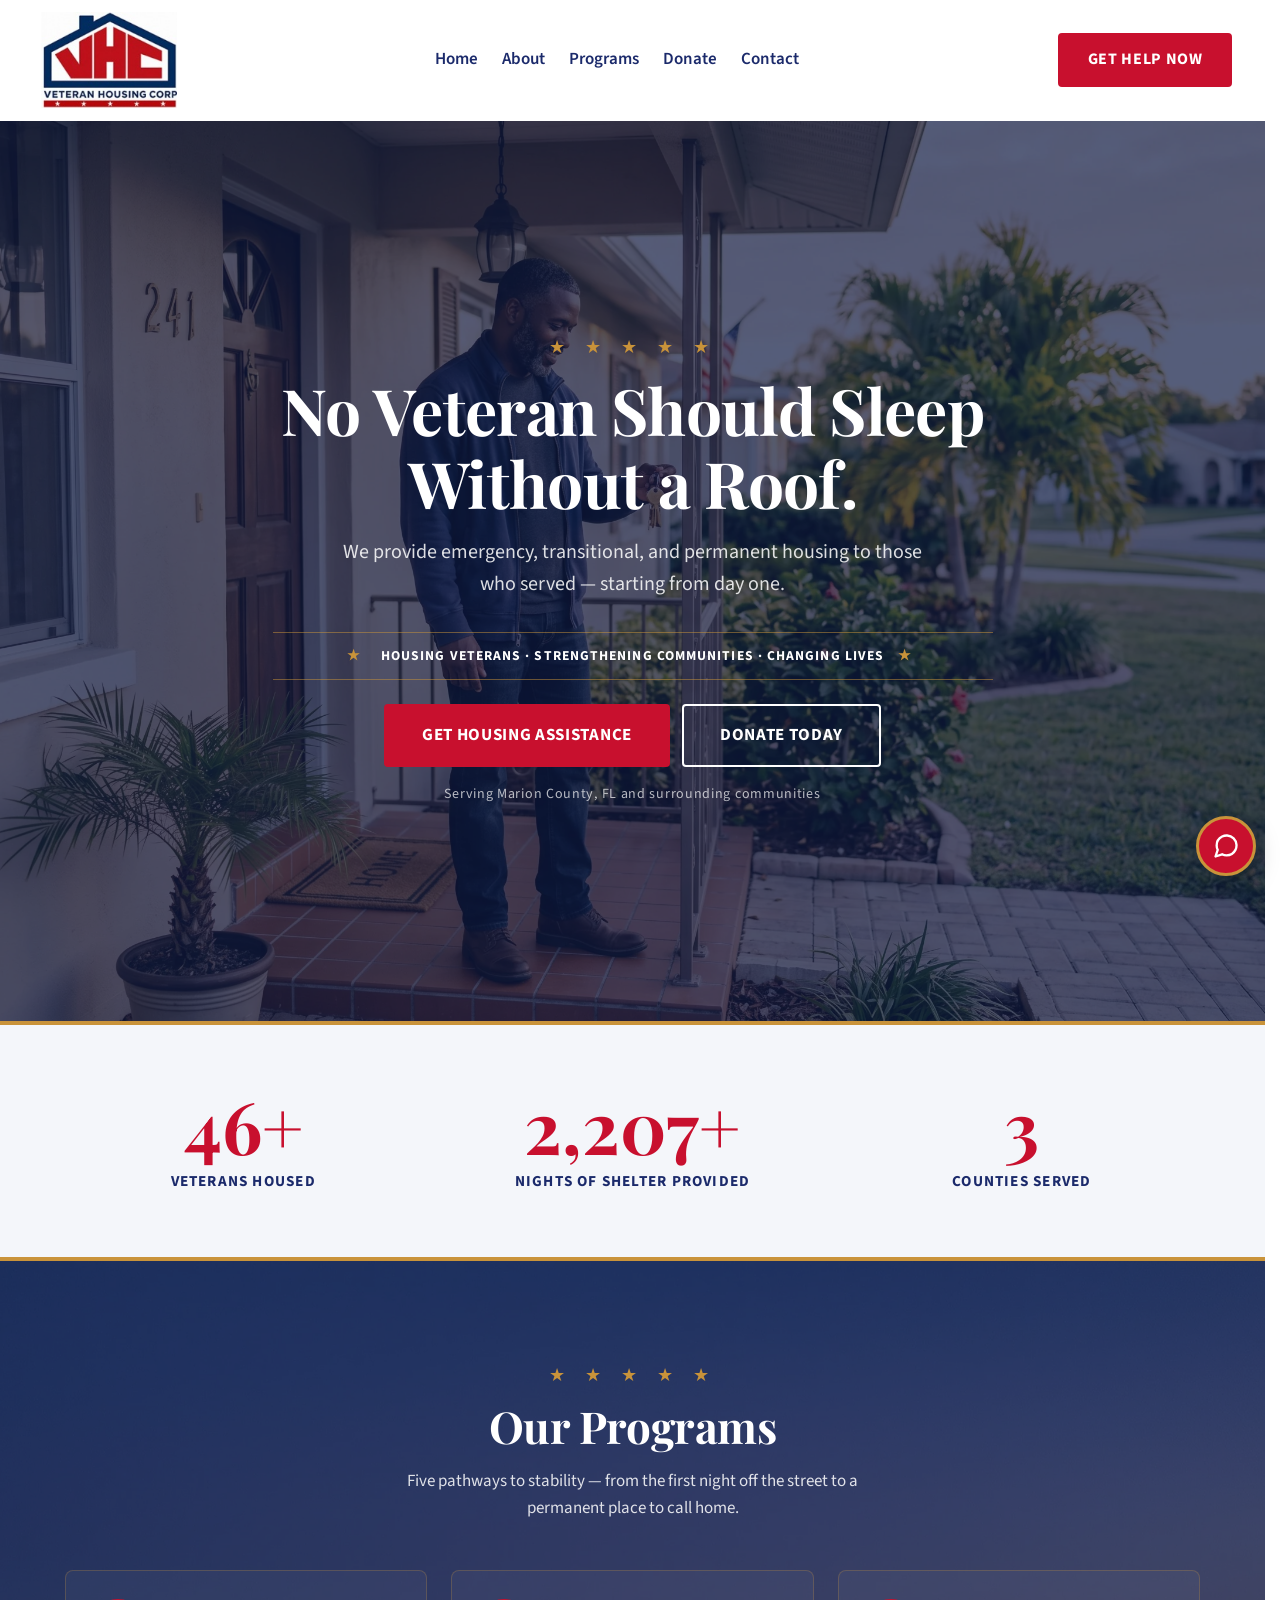
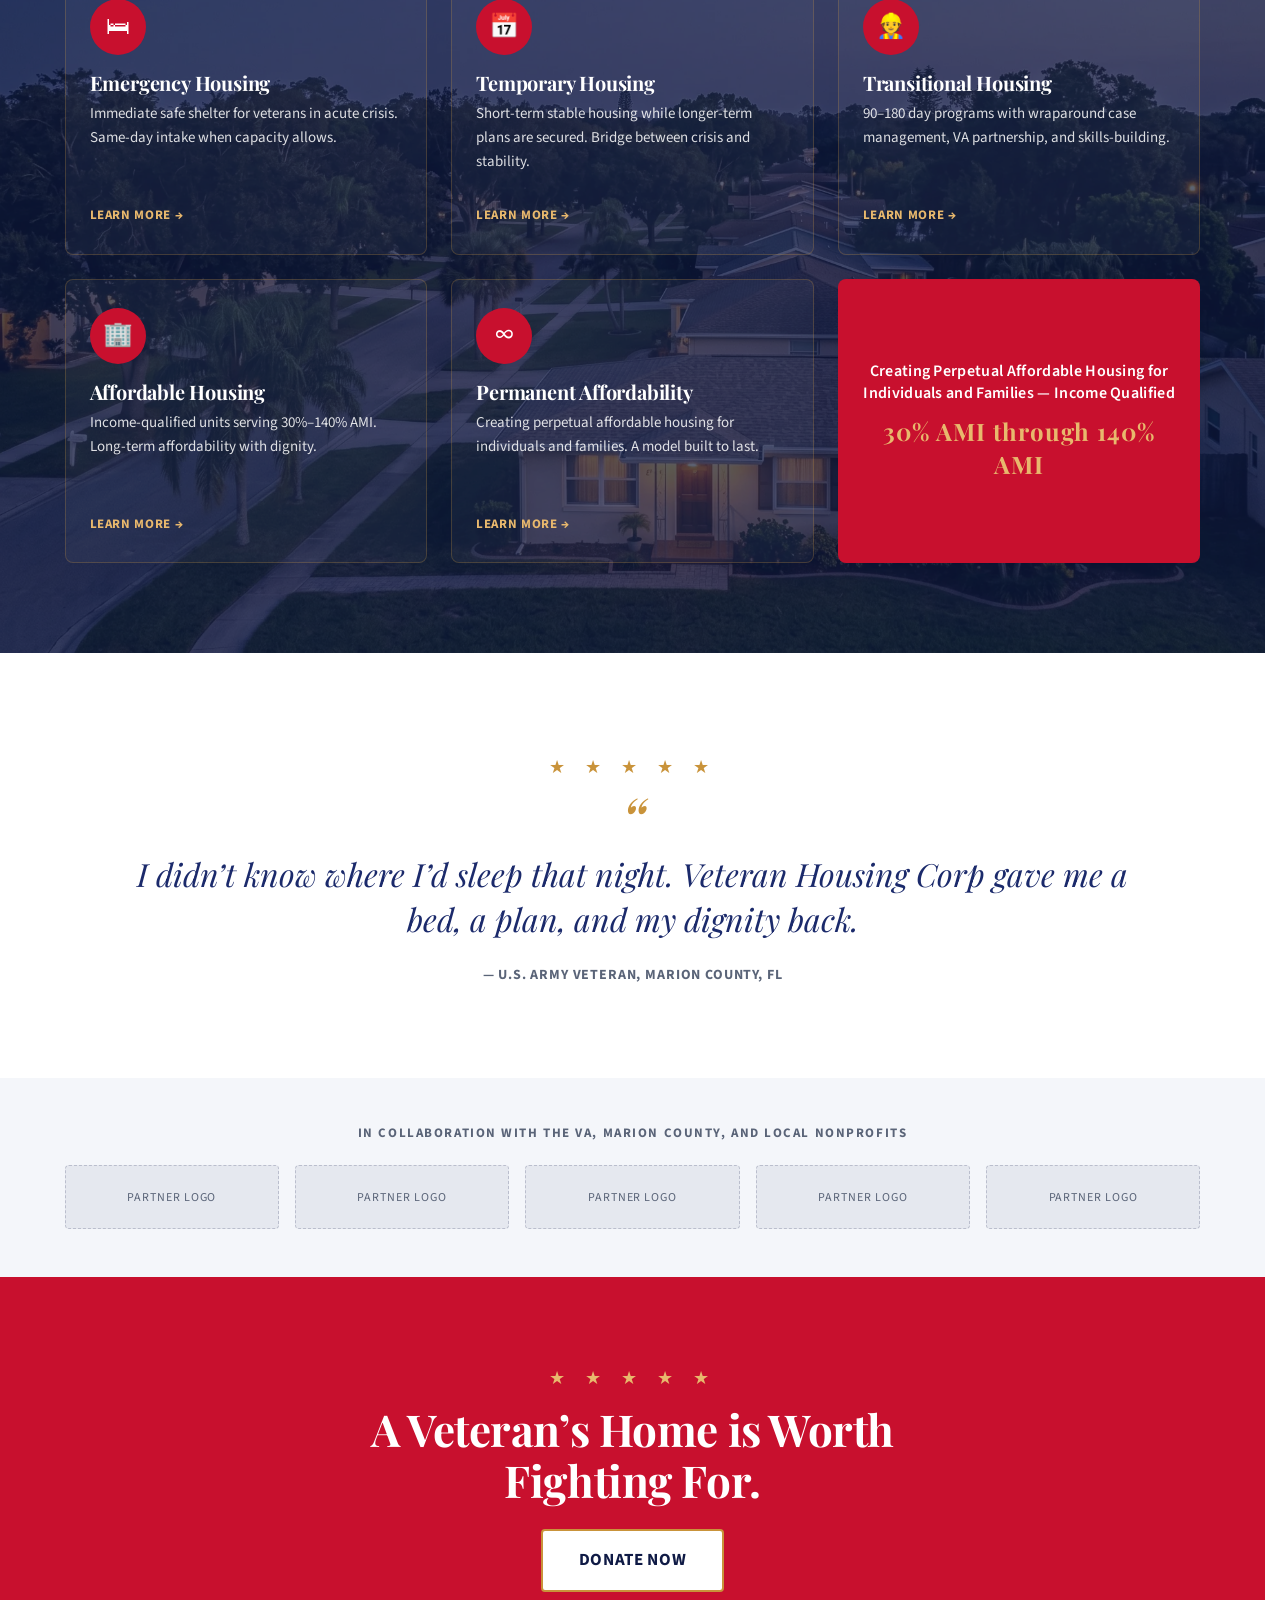
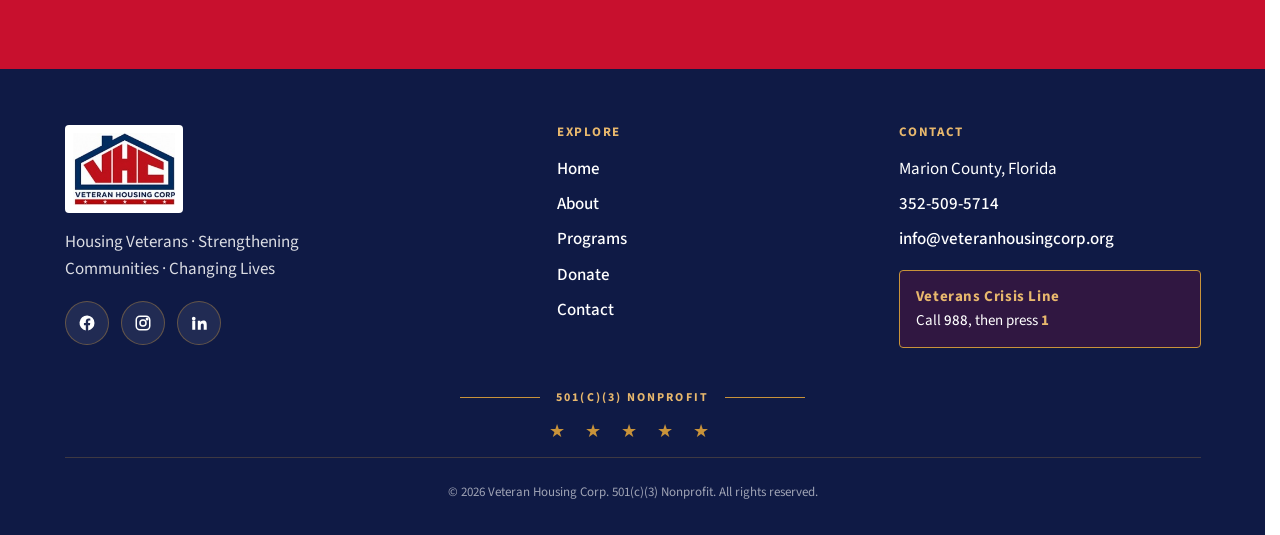
<file: index.html>
<!doctype html>
<html lang="en">
<head>
  <meta charset="utf-8">
  <meta name="viewport" content="width=device-width, initial-scale=1">
  <title>Veteran Housing Corp — Housing Veterans. Strengthening Communities. Changing Lives.</title>
  <meta name="description" content="Veteran Housing Corp provides emergency, transitional, and permanent housing to veterans in Marion County, Florida. A 501(c)(3) nonprofit serving those who served.">
  <meta name="theme-color" content="#0F1A45">

  <link rel="icon" href="/assets/vhc-logo.jpg">
  <link rel="preconnect" href="https://fonts.googleapis.com">
  <link rel="preconnect" href="https://fonts.gstatic.com" crossorigin>
  <link rel="stylesheet" href="https://fonts.googleapis.com/css2?family=Playfair+Display:wght@600;700&family=Source+Sans+3:wght@400;600;700;800&display=swap">
  <link rel="stylesheet" href="/css/styles.css">

  <meta property="og:title" content="Veteran Housing Corp — Housing Veterans. Strengthening Communities. Changing Lives.">
  <meta property="og:description" content="No Veteran Should Sleep Without a Roof. Emergency, transitional, and permanent housing for veterans in Marion County, FL.">
  <meta property="og:type" content="website">
  <meta property="og:image" content="/assets/og-image.jpg">
  <meta property="og:image:width" content="1200">
  <meta property="og:image:height" content="630">
  <meta property="og:image:alt" content="Veteran Housing Corp — No Veteran Should Sleep Without a Roof. 501(c)(3), Marion County, FL.">
  <meta name="twitter:card" content="summary_large_image">
  <meta name="twitter:title" content="Veteran Housing Corp">
  <meta name="twitter:description" content="No Veteran Should Sleep Without a Roof. Emergency, transitional, and permanent housing for veterans in Marion County, FL.">
  <meta name="twitter:image" content="/assets/og-image.jpg">
</head>
<body>

  <a class="skip-link" href="#main">Skip to content</a>

  <!-- BEGIN SHARED HEADER -->
  <header class="site-header" role="banner">
    <div class="container site-header__inner">
      <a class="brand" href="/" aria-label="Veteran Housing Corp home">
        <img src="/assets/vhc-logo-1.jpg" alt="Veteran Housing Corp logo" width="185" height="130">
      </a>
      <nav class="nav-primary" aria-label="Primary">
        <ul>
          <li><a href="/" data-nav="/">Home</a></li>
          <li><a href="/about" data-nav="/about">About</a></li>
          <li><a href="/programs" data-nav="/programs">Programs</a></li>
          <li><a href="/donate" data-nav="/donate">Donate</a></li>
          <li><a href="/contact" data-nav="/contact">Contact</a></li>
        </ul>
      </nav>
      <a class="btn btn-red header-cta" href="/contact">Get Help Now</a>
      <button class="hamburger" type="button" aria-expanded="false" aria-controls="mobile-menu" aria-label="Open menu">
        <svg class="icon-open" viewBox="0 0 24 24" fill="none" stroke="currentColor" stroke-width="2.5" stroke-linecap="round" aria-hidden="true"><line x1="4" y1="6" x2="20" y2="6"/><line x1="4" y1="12" x2="20" y2="12"/><line x1="4" y1="18" x2="20" y2="18"/></svg>
        <svg class="icon-close" viewBox="0 0 24 24" fill="none" stroke="currentColor" stroke-width="2.5" stroke-linecap="round" aria-hidden="true"><line x1="6" y1="6" x2="18" y2="18"/><line x1="6" y1="18" x2="18" y2="6"/></svg>
      </button>
    </div>
    <div class="mobile-menu" id="mobile-menu">
      <div class="container">
        <ul>
          <li><a href="/" data-nav="/">Home</a></li>
          <li><a href="/about" data-nav="/about">About</a></li>
          <li><a href="/programs" data-nav="/programs">Programs</a></li>
          <li><a href="/donate" data-nav="/donate">Donate</a></li>
          <li><a href="/contact" data-nav="/contact">Contact</a></li>
        </ul>
      </div>
    </div>
  </header>
  <a class="mobile-help-bar" href="/contact" aria-label="Get help now">Get Help Now →</a>
  <!-- END SHARED HEADER -->

  <main id="main">

    <!-- HERO -->
    <section class="hero hero--with-bg">
      <picture class="hero__bg">
        <img src="/assets/hero-home.webp" alt="Veteran receiving keys to a new home in Marion County, Florida" width="2752" height="1536" fetchpriority="high" decoding="sync">
      </picture>
      <div class="hero__overlay hero__overlay--navy-70" aria-hidden="true"></div>
      <div class="container hero__inner">
        <div class="star-divider fade-up delay-1" aria-hidden="true">★ ★ ★ ★ ★</div>
        <h1 class="fade-up delay-2">No Veteran Should Sleep Without a Roof.</h1>
        <p class="hero__sub fade-up delay-3">We provide emergency, transitional, and permanent housing to those who served — starting from day one.</p>
        <div class="tagline-strip fade-up delay-4">
          <span class="stars" aria-hidden="true">★</span>
          <span>Housing Veterans · Strengthening Communities · Changing Lives</span>
          <span class="stars" aria-hidden="true">★</span>
        </div>
        <div class="hero__ctas fade-up delay-5">
          <a class="btn btn-red btn-large" href="/contact">Get Housing Assistance</a>
          <a class="btn btn-outline-light btn-large" href="/donate">Donate Today</a>
        </div>
        <p class="hero__geo fade-up delay-5">Serving Marion County, FL and surrounding communities</p>
      </div>
    </section>

    <!-- IMPACT STATS -->
    <section class="impact-stats" aria-labelledby="impact-heading">
      <h2 id="impact-heading" class="sr-only">Our impact</h2>
      <div class="container impact-stats__grid">
        <div>
          <span class="stat__number" data-target="50" data-suffix="+">0</span>
          <span class="stat__label">Veterans Housed</span>
        </div>
        <div>
          <span class="stat__number" data-target="2400" data-suffix="+">0</span>
          <span class="stat__label">Nights of Shelter Provided</span>
        </div>
        <div>
          <span class="stat__number" data-target="3" data-suffix="">0</span>
          <span class="stat__label">Counties Served</span>
        </div>
      </div>
    </section>

    <!-- SERVICES -->
    <section class="services section section-with-bg">
      <picture class="section-with-bg__bg">
        <img src="/assets/home-community.webp" alt="Residential neighborhood in Marion County, Florida" width="2752" height="1536" loading="lazy" decoding="async">
      </picture>
      <div class="section-with-bg__overlay section-with-bg__overlay--navy-70" aria-hidden="true"></div>
      <div class="container">
        <div class="star-divider" aria-hidden="true">★ ★ ★ ★ ★</div>
        <h2>Our Programs</h2>
        <p class="services__intro">Five pathways to stability — from the first night off the street to a permanent place to call home.</p>

        <div class="service-grid">
          <article class="service-card">
            <span class="service-card__icon" aria-hidden="true">🛏</span>
            <h3>Emergency Housing</h3>
            <p>Immediate safe shelter for veterans in acute crisis. Same-day intake when capacity allows.</p>
            <a class="service-card__link" href="/programs#emergency">Learn More →</a>
          </article>

          <article class="service-card">
            <span class="service-card__icon" aria-hidden="true">📅</span>
            <h3>Temporary Housing</h3>
            <p>Short-term stable housing while longer-term plans are secured. Bridge between crisis and stability.</p>
            <a class="service-card__link" href="/programs#temporary">Learn More →</a>
          </article>

          <article class="service-card">
            <span class="service-card__icon" aria-hidden="true">👷</span>
            <h3>Transitional Housing</h3>
            <p>90–180 day programs with wraparound case management, VA partnership, and skills-building.</p>
            <a class="service-card__link" href="/programs#transitional">Learn More →</a>
          </article>

          <article class="service-card">
            <span class="service-card__icon" aria-hidden="true">🏢</span>
            <h3>Affordable Housing</h3>
            <p>Income-qualified units serving 30%–140% AMI. Long-term affordability with dignity.</p>
            <a class="service-card__link" href="/programs#affordable">Learn More →</a>
          </article>

          <article class="service-card">
            <span class="service-card__icon" aria-hidden="true">∞</span>
            <h3>Permanent Affordability</h3>
            <p>Creating perpetual affordable housing for individuals and families. A model built to last.</p>
            <a class="service-card__link" href="/programs#permanent">Learn More →</a>
          </article>

          <div class="ami-band">
            <p>Creating Perpetual Affordable Housing for Individuals and Families — Income Qualified
              <strong>30% AMI through 140% AMI</strong>
            </p>
          </div>
        </div>
      </div>
    </section>

    <!-- TESTIMONIAL -->
    <section class="testimonial section">
      <div class="container">
        <div class="star-divider" aria-hidden="true">★ ★ ★ ★ ★</div>
        <blockquote>
          I didn’t know where I’d sleep that night. Veteran Housing Corp gave me a bed, a plan, and my dignity back.
        </blockquote>
        <cite>— U.S. Army Veteran, Marion County, FL</cite>
      </div>
    </section>

    <!-- PARTNERS -->
    <section class="partners">
      <div class="container">
        <h3>In collaboration with the VA, Marion County, and local nonprofits</h3>
        <div class="partner-grid">
          <div class="partner-placeholder">Partner Logo</div>
          <div class="partner-placeholder">Partner Logo</div>
          <div class="partner-placeholder">Partner Logo</div>
          <div class="partner-placeholder">Partner Logo</div>
          <div class="partner-placeholder">Partner Logo</div>
        </div>
      </div>
    </section>

    <!-- CTA BANNER -->
    <section class="cta-banner">
      <div class="container">
        <div class="star-divider" aria-hidden="true" style="color: var(--color-gold-light);">★ ★ ★ ★ ★</div>
        <h2>A Veteran’s Home is Worth Fighting For.</h2>
        <a class="btn btn-gold-on-white btn-large" href="/donate">Donate Now</a>
      </div>
    </section>

  </main>

  <!-- BEGIN SHARED FOOTER -->
  <footer class="site-footer" role="contentinfo">
    <div class="container">
      <div class="footer-grid">
        <div class="footer-brand">
          <img src="/assets/vhc-logo-1.jpg" alt="Veteran Housing Corp" width="185" height="130">
          <p>Housing Veterans · Strengthening Communities · Changing Lives</p>
          <div class="socials">
            <a href="#" aria-label="Facebook" rel="noopener">
              <svg viewBox="0 0 24 24" fill="currentColor" aria-hidden="true"><path d="M22 12a10 10 0 1 0-11.6 9.9v-7H7.9V12h2.5V9.8c0-2.5 1.5-3.9 3.8-3.9 1.1 0 2.2.2 2.2.2v2.5h-1.3c-1.2 0-1.6.8-1.6 1.6V12h2.8l-.4 2.9h-2.3v7A10 10 0 0 0 22 12Z"/></svg>
            </a>
            <a href="#" aria-label="Instagram" rel="noopener">
              <svg viewBox="0 0 24 24" fill="none" stroke="currentColor" stroke-width="2" aria-hidden="true"><rect x="3" y="3" width="18" height="18" rx="5"/><circle cx="12" cy="12" r="4"/><circle cx="17.5" cy="6.5" r="1" fill="currentColor"/></svg>
            </a>
            <a href="#" aria-label="LinkedIn" rel="noopener">
              <svg viewBox="0 0 24 24" fill="currentColor" aria-hidden="true"><path d="M4.98 3.5a2.5 2.5 0 1 1 0 5 2.5 2.5 0 0 1 0-5ZM3 9h4v12H3V9Zm7 0h3.8v1.7h.1c.5-.9 1.8-1.9 3.7-1.9 4 0 4.7 2.6 4.7 6V21h-4v-5.4c0-1.3 0-3-1.8-3s-2.1 1.4-2.1 2.9V21h-4V9Z"/></svg>
            </a>
          </div>
        </div>

        <div class="footer-section">
          <h4>Explore</h4>
          <ul>
            <li><a href="/" data-nav="/">Home</a></li>
            <li><a href="/about" data-nav="/about">About</a></li>
            <li><a href="/programs" data-nav="/programs">Programs</a></li>
            <li><a href="/donate" data-nav="/donate">Donate</a></li>
            <li><a href="/contact" data-nav="/contact">Contact</a></li>
          </ul>
        </div>

        <div class="footer-section">
          <h4>Contact</h4>
          <ul>
            <li>Marion County, Florida</li>
            <li><a href="tel:3525095714">352-509-5714</a></li>
            <li><a href="mailto:info@veteranhousingcorp.org">info@veteranhousingcorp.org</a></li>
          </ul>
          <div class="crisis-line">
            <strong>Veterans Crisis Line</strong>
            Call <a href="tel:988">988</a>, then press <strong style="display:inline">1</strong>
          </div>
        </div>
      </div>

      <div class="flanked-tag">501(c)(3) Nonprofit</div>
      <div class="star-divider" aria-hidden="true">★ ★ ★ ★ ★</div>
      <p class="copyright">© 2026 Veteran Housing Corp. 501(c)(3) Nonprofit. All rights reserved.</p>
    </div>
  </footer>
  <!-- END SHARED FOOTER -->

  <script src="/js/main.js" defer></script>
</body>
</html>
</file>
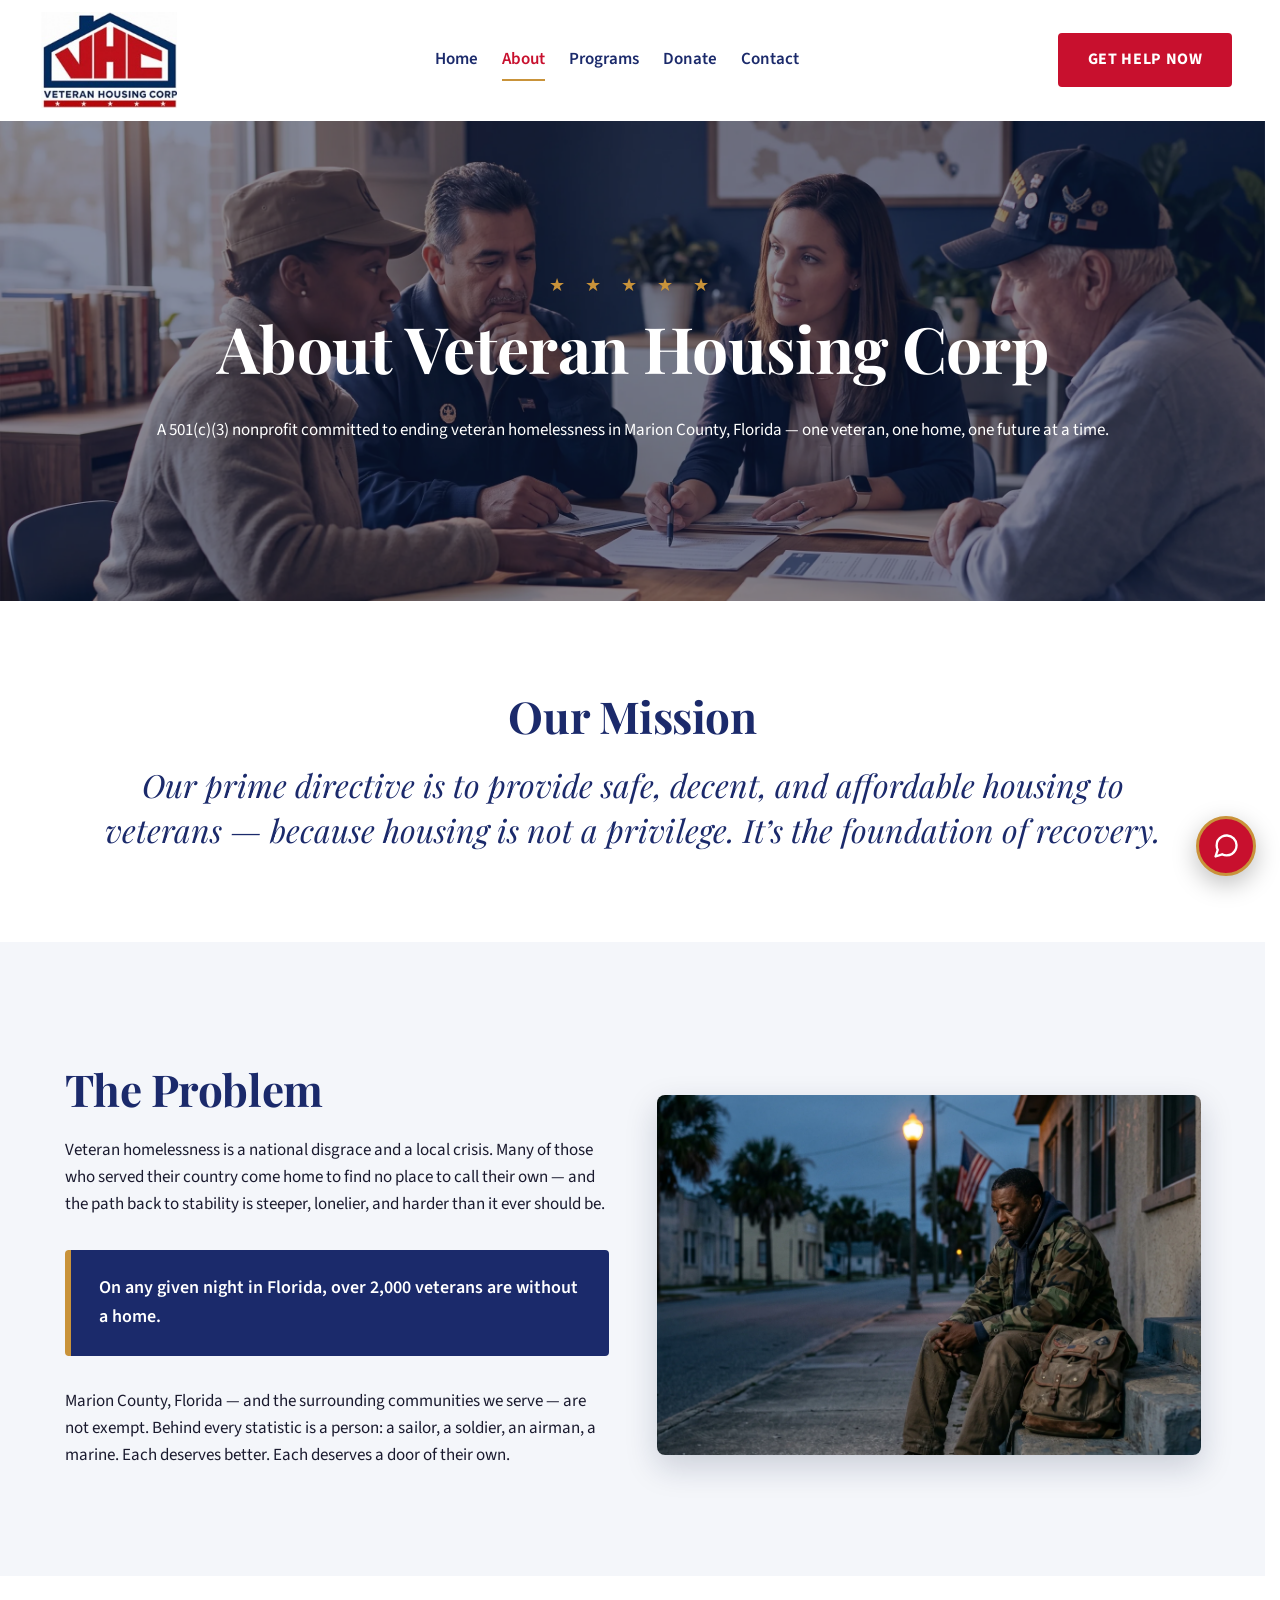
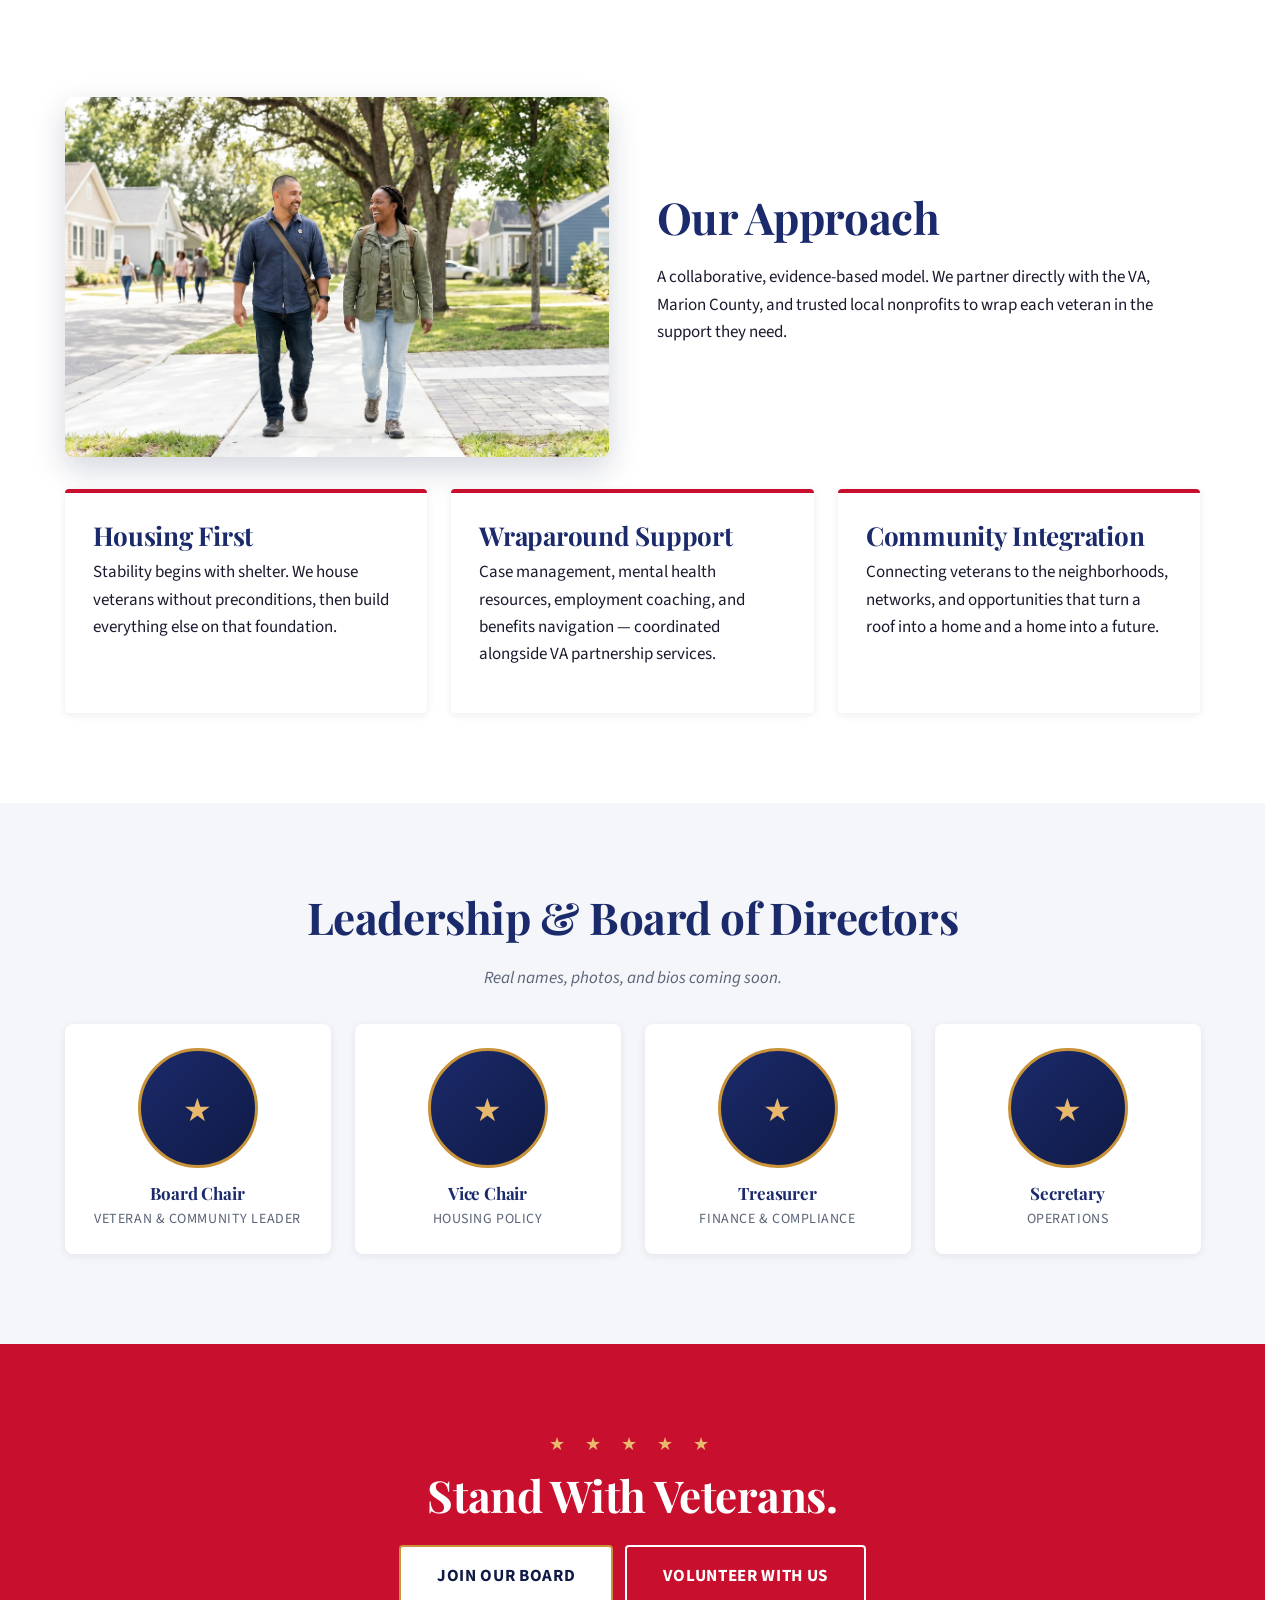
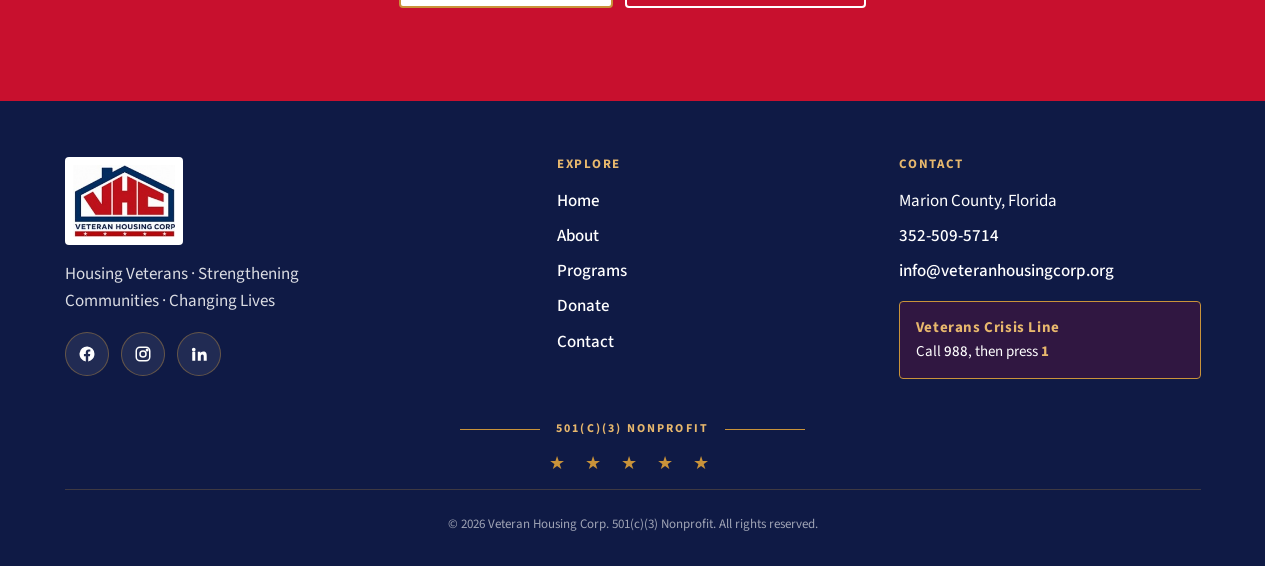
<file: about.html>
<!doctype html>
<html lang="en">
<head>
  <meta charset="utf-8">
  <meta name="viewport" content="width=device-width, initial-scale=1">
  <title>About — Veteran Housing Corp</title>
  <meta name="description" content="Our mission is to provide safe, decent, and affordable housing to veterans. Learn about our approach, leadership, and the problem of veteran homelessness in Florida.">
  <meta name="theme-color" content="#0F1A45">

  <link rel="icon" href="/assets/vhc-logo.jpg">
  <link rel="preconnect" href="https://fonts.googleapis.com">
  <link rel="preconnect" href="https://fonts.gstatic.com" crossorigin>
  <link rel="stylesheet" href="https://fonts.googleapis.com/css2?family=Playfair+Display:wght@600;700&family=Source+Sans+3:wght@400;600;700;800&display=swap">
  <link rel="stylesheet" href="/css/styles.css">

  <meta property="og:title" content="About — Veteran Housing Corp">
  <meta property="og:description" content="Our mission is to provide safe, decent, and affordable housing to veterans. Learn about our approach, leadership, and the problem of veteran homelessness in Florida.">
  <meta property="og:type" content="website">
  <meta property="og:image" content="/assets/og-image.jpg">
  <meta property="og:image:width" content="1200">
  <meta property="og:image:height" content="630">
  <meta property="og:image:alt" content="Veteran Housing Corp — No Veteran Should Sleep Without a Roof. 501(c)(3), Marion County, FL.">
  <meta name="twitter:card" content="summary_large_image">
  <meta name="twitter:title" content="About — Veteran Housing Corp">
  <meta name="twitter:description" content="Our mission, our approach, and the problem of veteran homelessness in Florida.">
  <meta name="twitter:image" content="/assets/og-image.jpg">
</head>
<body>

  <a class="skip-link" href="#main">Skip to content</a>

  <!-- BEGIN SHARED HEADER -->
  <header class="site-header" role="banner">
    <div class="container site-header__inner">
      <a class="brand" href="/" aria-label="Veteran Housing Corp home">
        <img src="/assets/vhc-logo-1.jpg" alt="Veteran Housing Corp logo" width="185" height="130">
      </a>
      <nav class="nav-primary" aria-label="Primary">
        <ul>
          <li><a href="/" data-nav="/">Home</a></li>
          <li><a href="/about" data-nav="/about">About</a></li>
          <li><a href="/programs" data-nav="/programs">Programs</a></li>
          <li><a href="/donate" data-nav="/donate">Donate</a></li>
          <li><a href="/contact" data-nav="/contact">Contact</a></li>
        </ul>
      </nav>
      <a class="btn btn-red header-cta" href="/contact">Get Help Now</a>
      <button class="hamburger" type="button" aria-expanded="false" aria-controls="mobile-menu" aria-label="Open menu">
        <svg class="icon-open" viewBox="0 0 24 24" fill="none" stroke="currentColor" stroke-width="2.5" stroke-linecap="round" aria-hidden="true"><line x1="4" y1="6" x2="20" y2="6"/><line x1="4" y1="12" x2="20" y2="12"/><line x1="4" y1="18" x2="20" y2="18"/></svg>
        <svg class="icon-close" viewBox="0 0 24 24" fill="none" stroke="currentColor" stroke-width="2.5" stroke-linecap="round" aria-hidden="true"><line x1="6" y1="6" x2="18" y2="18"/><line x1="6" y1="18" x2="18" y2="6"/></svg>
      </button>
    </div>
    <div class="mobile-menu" id="mobile-menu">
      <div class="container">
        <ul>
          <li><a href="/" data-nav="/">Home</a></li>
          <li><a href="/about" data-nav="/about">About</a></li>
          <li><a href="/programs" data-nav="/programs">Programs</a></li>
          <li><a href="/donate" data-nav="/donate">Donate</a></li>
          <li><a href="/contact" data-nav="/contact">Contact</a></li>
        </ul>
      </div>
    </div>
  </header>
  <a class="mobile-help-bar" href="/contact" aria-label="Get help now">Get Help Now →</a>
  <!-- END SHARED HEADER -->

  <main id="main">

    <!-- PAGE HERO (image banner) -->
    <section class="image-banner image-banner--480">
      <picture class="image-banner__media">
        <img src="/assets/about-hero.webp" alt="Veterans and caseworker reviewing housing documents together" width="2752" height="1536" fetchpriority="high" decoding="sync">
      </picture>
      <div class="image-banner__overlay image-banner__overlay--navy-50" aria-hidden="true"></div>
      <div class="image-banner__content container">
        <div class="star-divider" aria-hidden="true">★ ★ ★ ★ ★</div>
        <h1>About Veteran Housing Corp</h1>
        <p>A 501(c)(3) nonprofit committed to ending veteran homelessness in Marion County, Florida — one veteran, one home, one future at a time.</p>
      </div>
    </section>

    <!-- MISSION -->
    <section class="section bg-white">
      <div class="container">
        <h2 class="text-center">Our Mission</h2>
        <blockquote class="mission-quote">
          Our prime directive is to provide safe, decent, and affordable housing to veterans — because housing is not a privilege. It’s the foundation of recovery.
        </blockquote>
      </div>
    </section>

    <!-- THE PROBLEM -->
    <section class="section bg-off-white">
      <div class="container">
        <div class="media-row">
          <div>
            <h2>The Problem</h2>
            <p>Veteran homelessness is a national disgrace and a local crisis. Many of those who served their country come home to find no place to call their own — and the path back to stability is steeper, lonelier, and harder than it ever should be.</p>
            <div class="callout">On any given night in Florida, over 2,000 veterans are without a home.</div>
            <p>Marion County, Florida — and the surrounding communities we serve — are not exempt. Behind every statistic is a person: a sailor, a soldier, an airman, a marine. Each deserves better. Each deserves a door of their own.</p>
          </div>
          <img class="media-row__media media-row__media--360" src="/assets/about-street.webp" alt="Veteran sitting alone at dusk in a Florida city" width="2752" height="1536" loading="lazy" decoding="async">
        </div>
      </div>
    </section>

    <!-- OUR APPROACH -->
    <section class="section bg-white">
      <div class="container">
        <div class="media-row">
          <img class="media-row__media media-row__media--360" src="/assets/about-approach.webp" alt="Two veterans walking together through a Florida neighborhood" width="2752" height="1536" loading="lazy" decoding="async">
          <div>
            <h2>Our Approach</h2>
            <p>A collaborative, evidence-based model. We partner directly with the VA, Marion County, and trusted local nonprofits to wrap each veteran in the support they need.</p>
          </div>
        </div>
        <div class="three-pillars">
          <div class="pillar">
            <h3>Housing First</h3>
            <p>Stability begins with shelter. We house veterans without preconditions, then build everything else on that foundation.</p>
          </div>
          <div class="pillar">
            <h3>Wraparound Support</h3>
            <p>Case management, mental health resources, employment coaching, and benefits navigation — coordinated alongside VA partnership services.</p>
          </div>
          <div class="pillar">
            <h3>Community Integration</h3>
            <p>Connecting veterans to the neighborhoods, networks, and opportunities that turn a roof into a home and a home into a future.</p>
          </div>
        </div>
      </div>
    </section>

    <!-- LEADERSHIP -->
    <section class="section bg-off-white">
      <div class="container">
        <h2 class="text-center">Leadership &amp; Board of Directors</h2>
        <p class="text-center" style="color: var(--color-text-muted); max-width: 60ch; margin: 0 auto 1.5rem;"><em>Real names, photos, and bios coming soon.</em></p>
        <div class="leaders">
          <div class="leader">
            <div class="leader__photo" aria-hidden="true">★</div>
            <h4>Board Chair</h4>
            <p>Veteran &amp; Community Leader</p>
          </div>
          <div class="leader">
            <div class="leader__photo" aria-hidden="true">★</div>
            <h4>Vice Chair</h4>
            <p>Housing Policy</p>
          </div>
          <div class="leader">
            <div class="leader__photo" aria-hidden="true">★</div>
            <h4>Treasurer</h4>
            <p>Finance &amp; Compliance</p>
          </div>
          <div class="leader">
            <div class="leader__photo" aria-hidden="true">★</div>
            <h4>Secretary</h4>
            <p>Operations</p>
          </div>
        </div>
      </div>
    </section>

    <!-- BOTTOM CTA -->
    <section class="cta-banner">
      <div class="container">
        <div class="star-divider" aria-hidden="true" style="color: var(--color-gold-light);">★ ★ ★ ★ ★</div>
        <h2>Stand With Veterans.</h2>
        <div class="hero__ctas">
          <a class="btn btn-gold-on-white btn-large" href="/contact">Join Our Board</a>
          <a class="btn btn-outline-light btn-large" href="/contact">Volunteer With Us</a>
        </div>
      </div>
    </section>

  </main>

  <!-- BEGIN SHARED FOOTER -->
  <footer class="site-footer" role="contentinfo">
    <div class="container">
      <div class="footer-grid">
        <div class="footer-brand">
          <img src="/assets/vhc-logo-1.jpg" alt="Veteran Housing Corp" width="185" height="130">
          <p>Housing Veterans · Strengthening Communities · Changing Lives</p>
          <div class="socials">
            <a href="#" aria-label="Facebook" rel="noopener">
              <svg viewBox="0 0 24 24" fill="currentColor" aria-hidden="true"><path d="M22 12a10 10 0 1 0-11.6 9.9v-7H7.9V12h2.5V9.8c0-2.5 1.5-3.9 3.8-3.9 1.1 0 2.2.2 2.2.2v2.5h-1.3c-1.2 0-1.6.8-1.6 1.6V12h2.8l-.4 2.9h-2.3v7A10 10 0 0 0 22 12Z"/></svg>
            </a>
            <a href="#" aria-label="Instagram" rel="noopener">
              <svg viewBox="0 0 24 24" fill="none" stroke="currentColor" stroke-width="2" aria-hidden="true"><rect x="3" y="3" width="18" height="18" rx="5"/><circle cx="12" cy="12" r="4"/><circle cx="17.5" cy="6.5" r="1" fill="currentColor"/></svg>
            </a>
            <a href="#" aria-label="LinkedIn" rel="noopener">
              <svg viewBox="0 0 24 24" fill="currentColor" aria-hidden="true"><path d="M4.98 3.5a2.5 2.5 0 1 1 0 5 2.5 2.5 0 0 1 0-5ZM3 9h4v12H3V9Zm7 0h3.8v1.7h.1c.5-.9 1.8-1.9 3.7-1.9 4 0 4.7 2.6 4.7 6V21h-4v-5.4c0-1.3 0-3-1.8-3s-2.1 1.4-2.1 2.9V21h-4V9Z"/></svg>
            </a>
          </div>
        </div>

        <div class="footer-section">
          <h4>Explore</h4>
          <ul>
            <li><a href="/" data-nav="/">Home</a></li>
            <li><a href="/about" data-nav="/about">About</a></li>
            <li><a href="/programs" data-nav="/programs">Programs</a></li>
            <li><a href="/donate" data-nav="/donate">Donate</a></li>
            <li><a href="/contact" data-nav="/contact">Contact</a></li>
          </ul>
        </div>

        <div class="footer-section">
          <h4>Contact</h4>
          <ul>
            <li>Marion County, Florida</li>
            <li><a href="tel:3525095714">352-509-5714</a></li>
            <li><a href="mailto:info@veteranhousingcorp.org">info@veteranhousingcorp.org</a></li>
          </ul>
          <div class="crisis-line">
            <strong>Veterans Crisis Line</strong>
            Call <a href="tel:988">988</a>, then press <strong style="display:inline">1</strong>
          </div>
        </div>
      </div>

      <div class="flanked-tag">501(c)(3) Nonprofit</div>
      <div class="star-divider" aria-hidden="true">★ ★ ★ ★ ★</div>
      <p class="copyright">© 2026 Veteran Housing Corp. 501(c)(3) Nonprofit. All rights reserved.</p>
    </div>
  </footer>
  <!-- END SHARED FOOTER -->

  <script src="/js/main.js" defer></script>
</body>
</html>
</file>
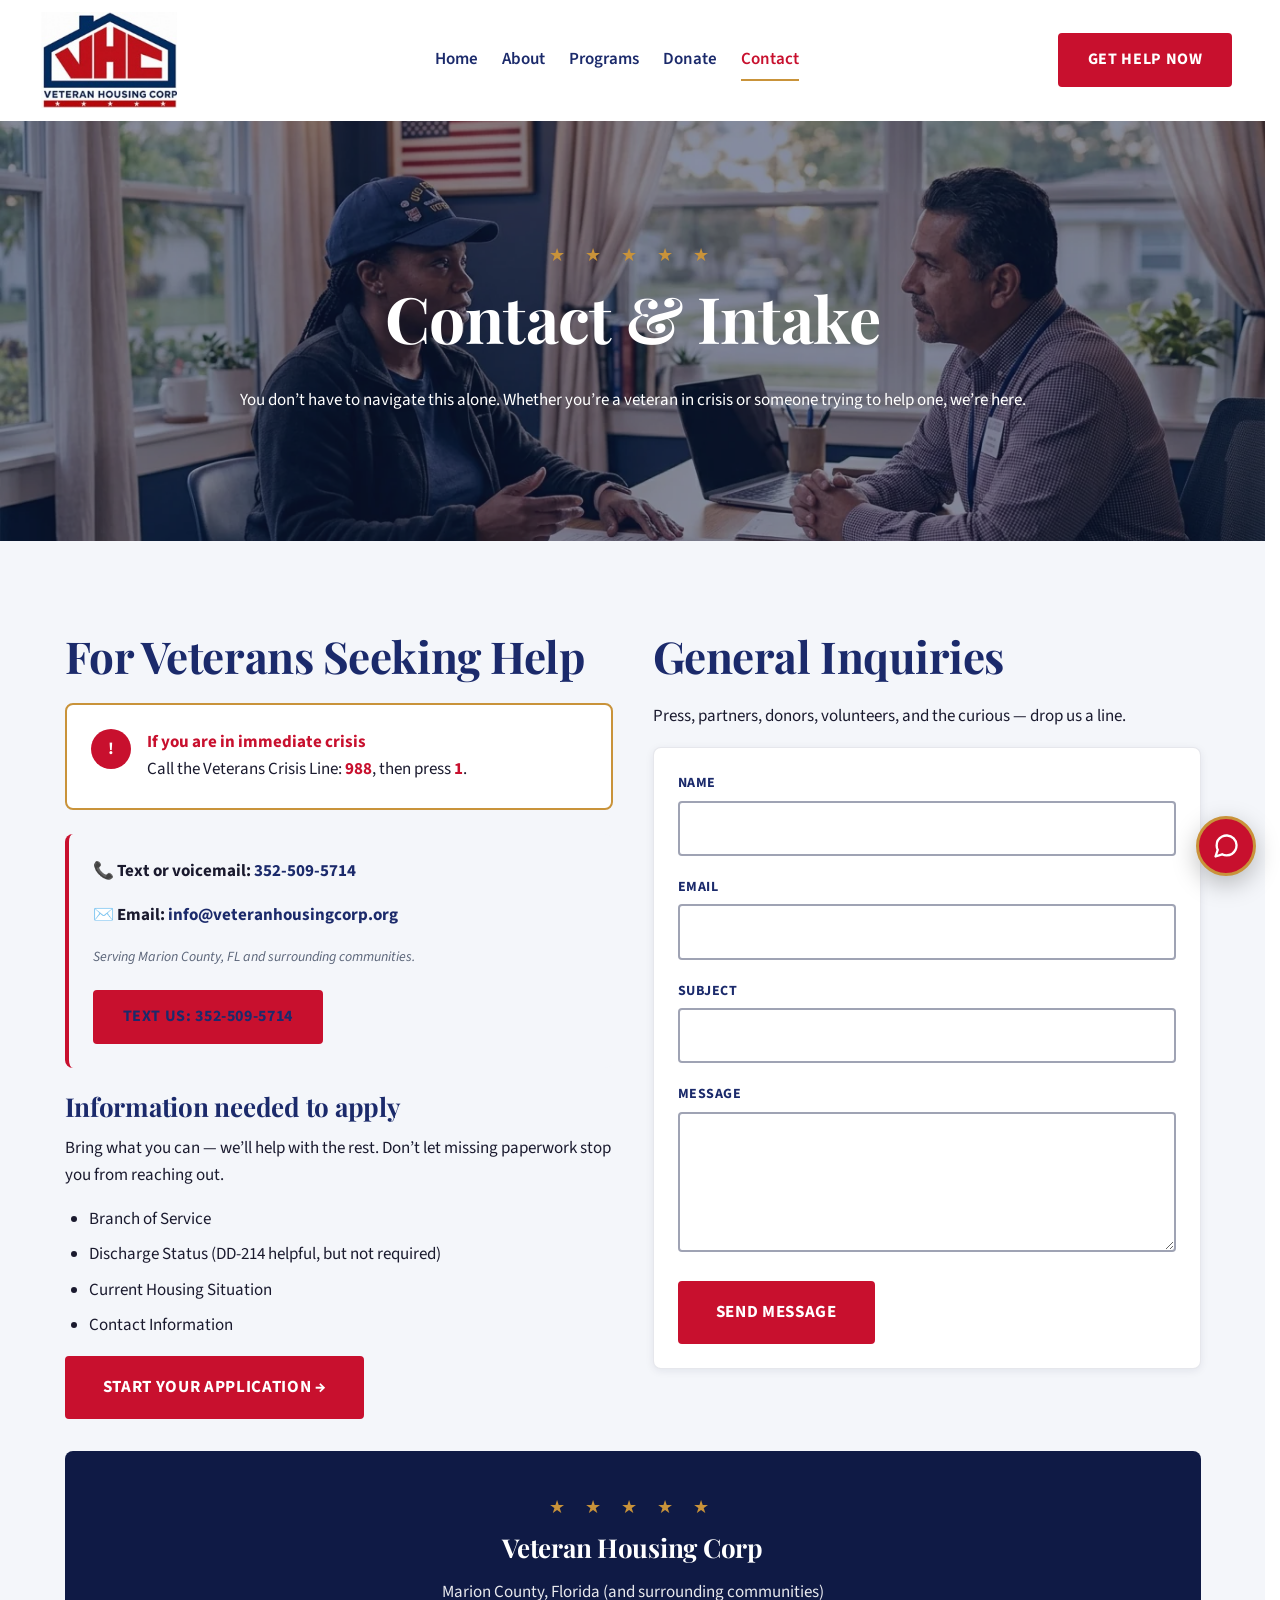
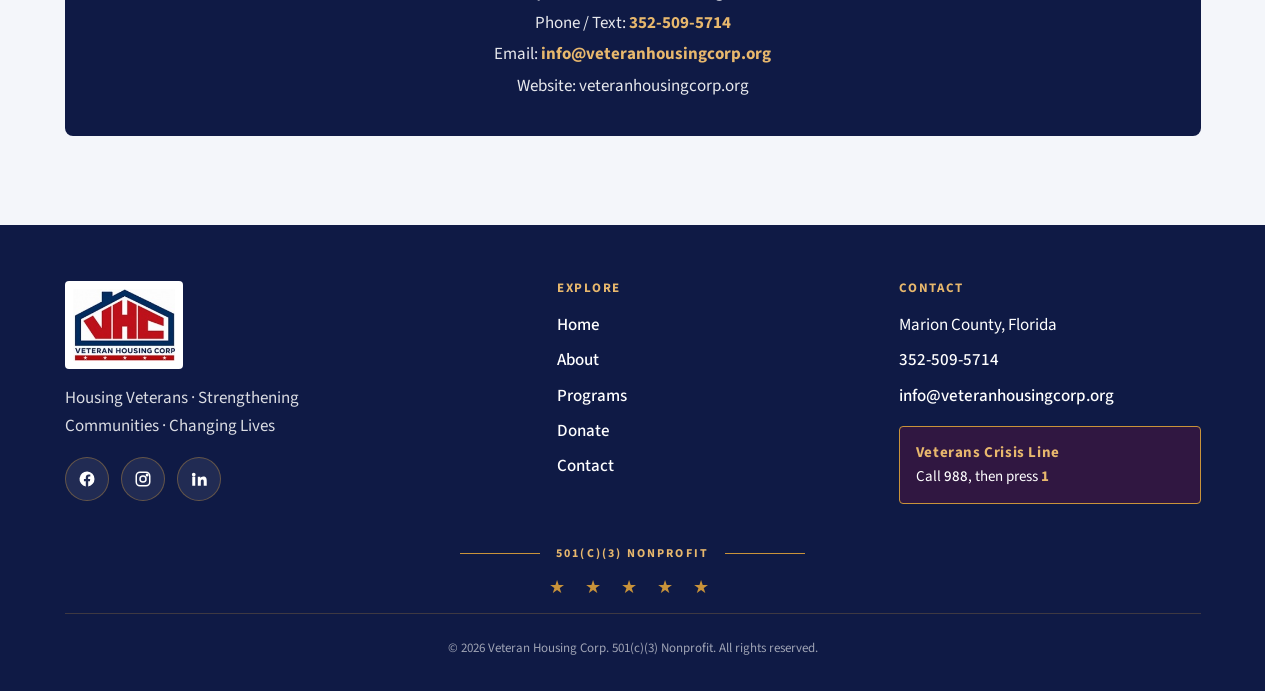
<file: contact.html>
<!doctype html>
<html lang="en">
<head>
  <meta charset="utf-8">
  <meta name="viewport" content="width=device-width, initial-scale=1">
  <title>Contact &amp; Intake — Veteran Housing Corp</title>
  <meta name="description" content="Reach Veteran Housing Corp. Veterans seeking help: text or call 352-509-5714. In crisis: call 988 and press 1. Serving Marion County, FL.">
  <meta name="theme-color" content="#0F1A45">

  <link rel="icon" href="/assets/vhc-logo.jpg">
  <link rel="preconnect" href="https://fonts.googleapis.com">
  <link rel="preconnect" href="https://fonts.gstatic.com" crossorigin>
  <link rel="stylesheet" href="https://fonts.googleapis.com/css2?family=Playfair+Display:wght@600;700&family=Source+Sans+3:wght@400;600;700;800&display=swap">
  <link rel="stylesheet" href="/css/styles.css">

  <meta property="og:title" content="Contact &amp; Intake — Veteran Housing Corp">
  <meta property="og:description" content="Veterans seeking help: text or call 352-509-5714. In crisis: call 988 and press 1. Serving Marion County, FL.">
  <meta property="og:type" content="website">
  <meta property="og:image" content="/assets/og-image.jpg">
  <meta property="og:image:width" content="1200">
  <meta property="og:image:height" content="630">
  <meta property="og:image:alt" content="Veteran Housing Corp — No Veteran Should Sleep Without a Roof. 501(c)(3), Marion County, FL.">
  <meta name="twitter:card" content="summary_large_image">
  <meta name="twitter:title" content="Contact &amp; Intake — Veteran Housing Corp">
  <meta name="twitter:description" content="Veterans seeking help: text or call 352-509-5714. Crisis: call 988, press 1.">
  <meta name="twitter:image" content="/assets/og-image.jpg">
</head>
<body>

  <a class="skip-link" href="#main">Skip to content</a>

  <!-- BEGIN SHARED HEADER -->
  <header class="site-header" role="banner">
    <div class="container site-header__inner">
      <a class="brand" href="/" aria-label="Veteran Housing Corp home">
        <img src="/assets/vhc-logo-1.jpg" alt="Veteran Housing Corp logo" width="185" height="130">
      </a>
      <nav class="nav-primary" aria-label="Primary">
        <ul>
          <li><a href="/" data-nav="/">Home</a></li>
          <li><a href="/about" data-nav="/about">About</a></li>
          <li><a href="/programs" data-nav="/programs">Programs</a></li>
          <li><a href="/donate" data-nav="/donate">Donate</a></li>
          <li><a href="/contact" data-nav="/contact">Contact</a></li>
        </ul>
      </nav>
      <a class="btn btn-red header-cta" href="#intake">Get Help Now</a>
      <button class="hamburger" type="button" aria-expanded="false" aria-controls="mobile-menu" aria-label="Open menu">
        <svg class="icon-open" viewBox="0 0 24 24" fill="none" stroke="currentColor" stroke-width="2.5" stroke-linecap="round" aria-hidden="true"><line x1="4" y1="6" x2="20" y2="6"/><line x1="4" y1="12" x2="20" y2="12"/><line x1="4" y1="18" x2="20" y2="18"/></svg>
        <svg class="icon-close" viewBox="0 0 24 24" fill="none" stroke="currentColor" stroke-width="2.5" stroke-linecap="round" aria-hidden="true"><line x1="6" y1="6" x2="18" y2="18"/><line x1="6" y1="18" x2="18" y2="6"/></svg>
      </button>
    </div>
    <div class="mobile-menu" id="mobile-menu">
      <div class="container">
        <ul>
          <li><a href="/" data-nav="/">Home</a></li>
          <li><a href="/about" data-nav="/about">About</a></li>
          <li><a href="/programs" data-nav="/programs">Programs</a></li>
          <li><a href="/donate" data-nav="/donate">Donate</a></li>
          <li><a href="/contact" data-nav="/contact">Contact</a></li>
        </ul>
      </div>
    </div>
  </header>
  <a class="mobile-help-bar" href="#intake" aria-label="Get help now">Get Help Now →</a>
  <!-- END SHARED HEADER -->

  <main id="main">

    <!-- PAGE HERO (image banner) -->
    <section class="image-banner image-banner--420">
      <picture class="image-banner__media">
        <img src="/assets/contact-hero.webp" alt="Veteran woman speaking with a caseworker at Veteran Housing Corp" width="1376" height="768" fetchpriority="high" decoding="sync">
      </picture>
      <div class="image-banner__overlay image-banner__overlay--navy-50" aria-hidden="true"></div>
      <div class="image-banner__content container">
        <div class="star-divider" aria-hidden="true">★ ★ ★ ★ ★</div>
        <h1>Contact &amp; Intake</h1>
        <p>You don’t have to navigate this alone. Whether you’re a veteran in crisis or someone trying to help one, we’re here.</p>
      </div>
    </section>

    <!-- TWO COLUMN -->
    <section class="section bg-off-white">
      <div class="container">
        <div class="contact-grid">

          <!-- LEFT: Veterans seeking help -->
          <div id="intake">
            <h2>For Veterans Seeking Help</h2>

            <div class="crisis-callout" role="note">
              <div class="crisis-callout__icon" aria-hidden="true">!</div>
              <div>
                <strong>If you are in immediate crisis</strong>
                <p>Call the Veterans Crisis Line: <a href="tel:988"><strong>988</strong></a>, then press <strong>1</strong>.</p>
              </div>
            </div>

            <div class="contact-block">
              <p><strong>📞 Text or voicemail:</strong> <a href="tel:3525095714">352-509-5714</a></p>
              <p><strong>✉️ Email:</strong> <a href="mailto:info@veteranhousingcorp.org">info@veteranhousingcorp.org</a></p>
              <p class="muted">Serving Marion County, FL and surrounding communities.</p>
              <a class="btn btn-red" href="sms:3525095714" style="margin-top: 0.5rem;">Text Us: 352-509-5714</a>
            </div>

            <h3>Information needed to apply</h3>
            <p>Bring what you can — we’ll help with the rest. Don’t let missing paperwork stop you from reaching out.</p>
            <ul class="intake-list">
              <li>Branch of Service</li>
              <li>Discharge Status (DD-214 helpful, but not required)</li>
              <li>Current Housing Situation</li>
              <li>Contact Information</li>
            </ul>

            <a class="btn btn-red btn-large" href="mailto:info@veteranhousingcorp.org?subject=Housing%20Application%20Inquiry&body=Branch%20of%20Service%3A%0ADischarge%20Status%3A%0ACurrent%20Housing%20Situation%3A%0ABest%20way%20to%20reach%20me%3A%0A%0AAdditional%20notes%3A%0A">Start Your Application →</a>
          </div>

          <!-- RIGHT: General inquiries -->
          <div>
            <h2>General Inquiries</h2>
            <p>Press, partners, donors, volunteers, and the curious — drop us a line.</p>

            <form class="contact-form" action="mailto:info@veteranhousingcorp.org" method="POST" enctype="text/plain">
              <div class="field">
                <label for="name">Name</label>
                <input id="name" name="Name" type="text" required autocomplete="name">
              </div>
              <div class="field">
                <label for="email">Email</label>
                <input id="email" name="Email" type="email" required autocomplete="email">
              </div>
              <div class="field">
                <label for="subject">Subject</label>
                <input id="subject" name="Subject" type="text" required>
              </div>
              <div class="field">
                <label for="message">Message</label>
                <textarea id="message" name="Message" required></textarea>
              </div>
              <button class="btn btn-red btn-large" type="submit">Send Message</button>
            </form>
          </div>

        </div>

        <!-- CONTACT DETAILS BLOCK -->
        <div class="contact-details">
          <div class="star-divider" aria-hidden="true">★ ★ ★ ★ ★</div>
          <h3 style="margin-bottom: 1rem;">Veteran Housing Corp</h3>
          <p>Marion County, Florida (and surrounding communities)</p>
          <p>Phone / Text: <a href="tel:3525095714">352-509-5714</a></p>
          <p>Email: <a href="mailto:info@veteranhousingcorp.org">info@veteranhousingcorp.org</a></p>
          <p>Website: veteranhousingcorp.org</p>
        </div>
      </div>
    </section>

  </main>

  <!-- BEGIN SHARED FOOTER -->
  <footer class="site-footer" role="contentinfo">
    <div class="container">
      <div class="footer-grid">
        <div class="footer-brand">
          <img src="/assets/vhc-logo-1.jpg" alt="Veteran Housing Corp" width="185" height="130">
          <p>Housing Veterans · Strengthening Communities · Changing Lives</p>
          <div class="socials">
            <a href="#" aria-label="Facebook" rel="noopener">
              <svg viewBox="0 0 24 24" fill="currentColor" aria-hidden="true"><path d="M22 12a10 10 0 1 0-11.6 9.9v-7H7.9V12h2.5V9.8c0-2.5 1.5-3.9 3.8-3.9 1.1 0 2.2.2 2.2.2v2.5h-1.3c-1.2 0-1.6.8-1.6 1.6V12h2.8l-.4 2.9h-2.3v7A10 10 0 0 0 22 12Z"/></svg>
            </a>
            <a href="#" aria-label="Instagram" rel="noopener">
              <svg viewBox="0 0 24 24" fill="none" stroke="currentColor" stroke-width="2" aria-hidden="true"><rect x="3" y="3" width="18" height="18" rx="5"/><circle cx="12" cy="12" r="4"/><circle cx="17.5" cy="6.5" r="1" fill="currentColor"/></svg>
            </a>
            <a href="#" aria-label="LinkedIn" rel="noopener">
              <svg viewBox="0 0 24 24" fill="currentColor" aria-hidden="true"><path d="M4.98 3.5a2.5 2.5 0 1 1 0 5 2.5 2.5 0 0 1 0-5ZM3 9h4v12H3V9Zm7 0h3.8v1.7h.1c.5-.9 1.8-1.9 3.7-1.9 4 0 4.7 2.6 4.7 6V21h-4v-5.4c0-1.3 0-3-1.8-3s-2.1 1.4-2.1 2.9V21h-4V9Z"/></svg>
            </a>
          </div>
        </div>

        <div class="footer-section">
          <h4>Explore</h4>
          <ul>
            <li><a href="/" data-nav="/">Home</a></li>
            <li><a href="/about" data-nav="/about">About</a></li>
            <li><a href="/programs" data-nav="/programs">Programs</a></li>
            <li><a href="/donate" data-nav="/donate">Donate</a></li>
            <li><a href="/contact" data-nav="/contact">Contact</a></li>
          </ul>
        </div>

        <div class="footer-section">
          <h4>Contact</h4>
          <ul>
            <li>Marion County, Florida</li>
            <li><a href="tel:3525095714">352-509-5714</a></li>
            <li><a href="mailto:info@veteranhousingcorp.org">info@veteranhousingcorp.org</a></li>
          </ul>
          <div class="crisis-line">
            <strong>Veterans Crisis Line</strong>
            Call <a href="tel:988">988</a>, then press <strong style="display:inline">1</strong>
          </div>
        </div>
      </div>

      <div class="flanked-tag">501(c)(3) Nonprofit</div>
      <div class="star-divider" aria-hidden="true">★ ★ ★ ★ ★</div>
      <p class="copyright">© 2026 Veteran Housing Corp. 501(c)(3) Nonprofit. All rights reserved.</p>
    </div>
  </footer>
  <!-- END SHARED FOOTER -->

  <script src="/js/main.js" defer></script>
</body>
</html>
</file>
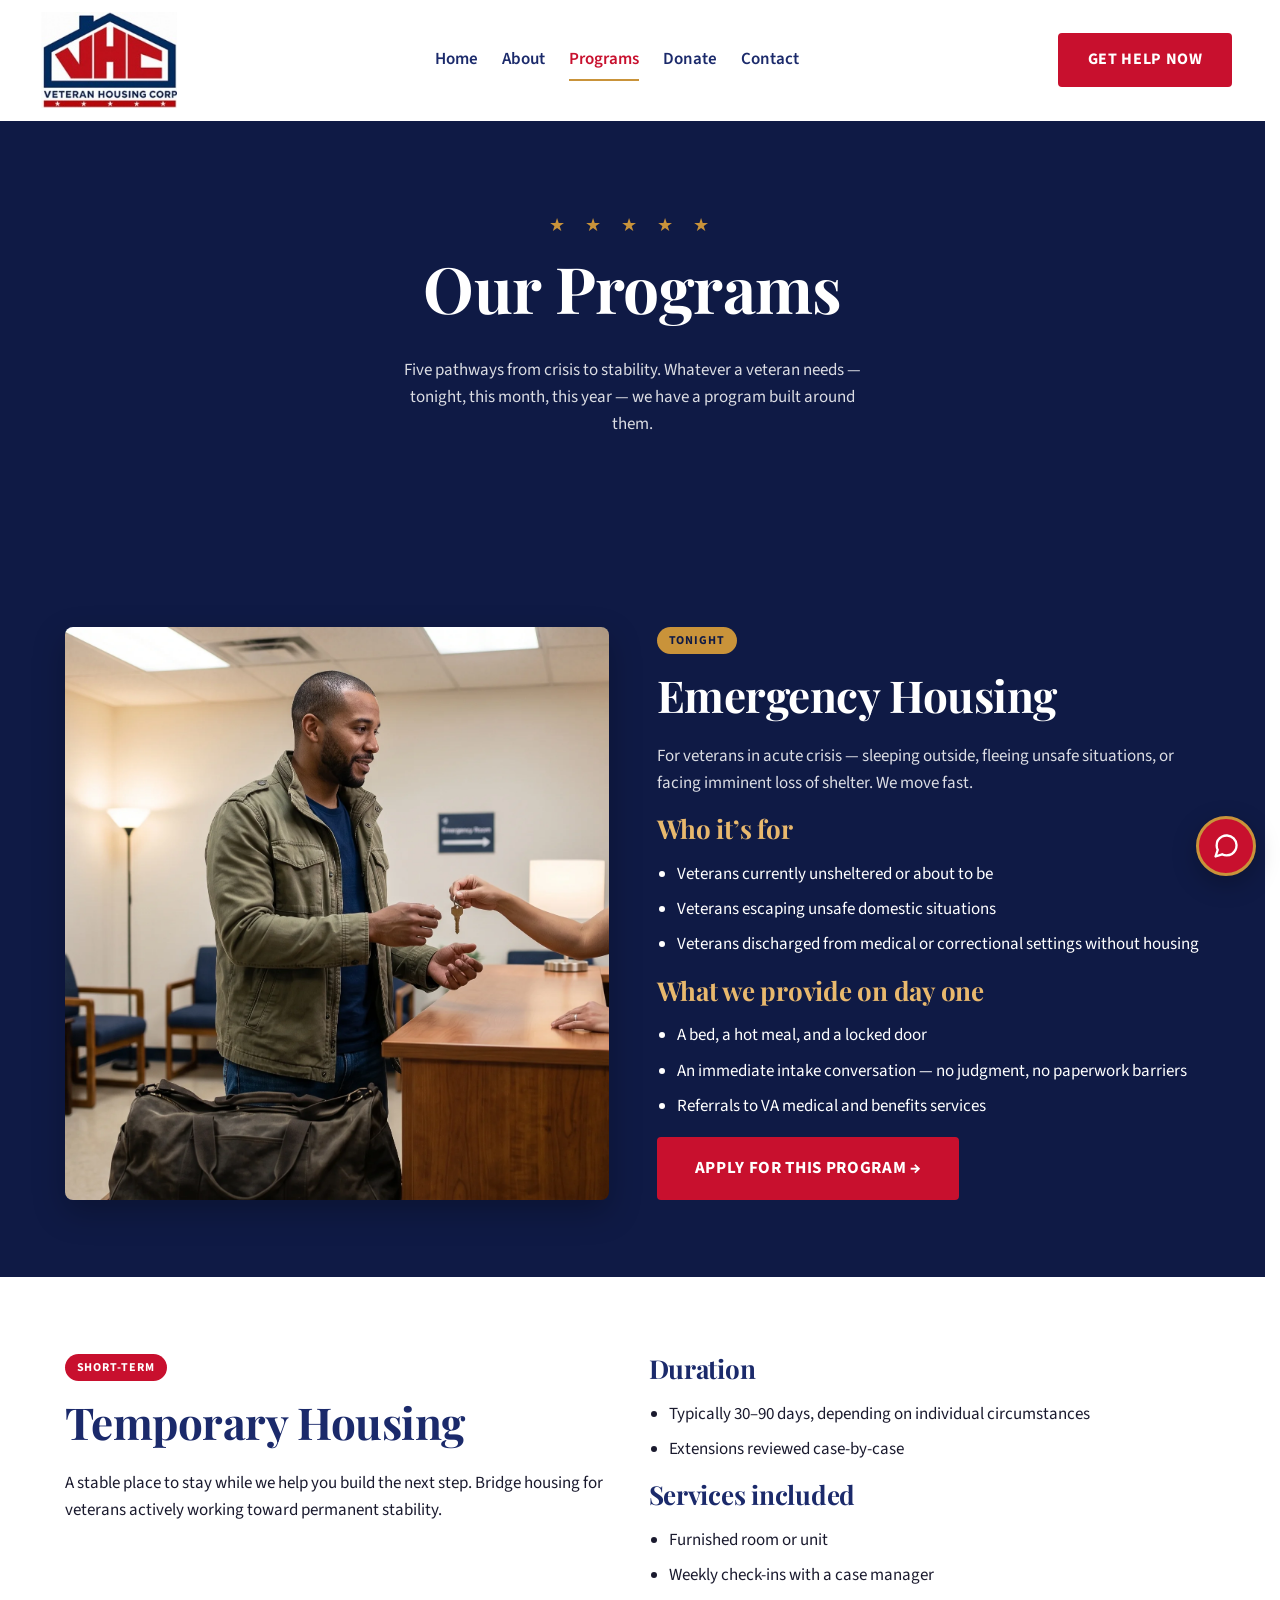
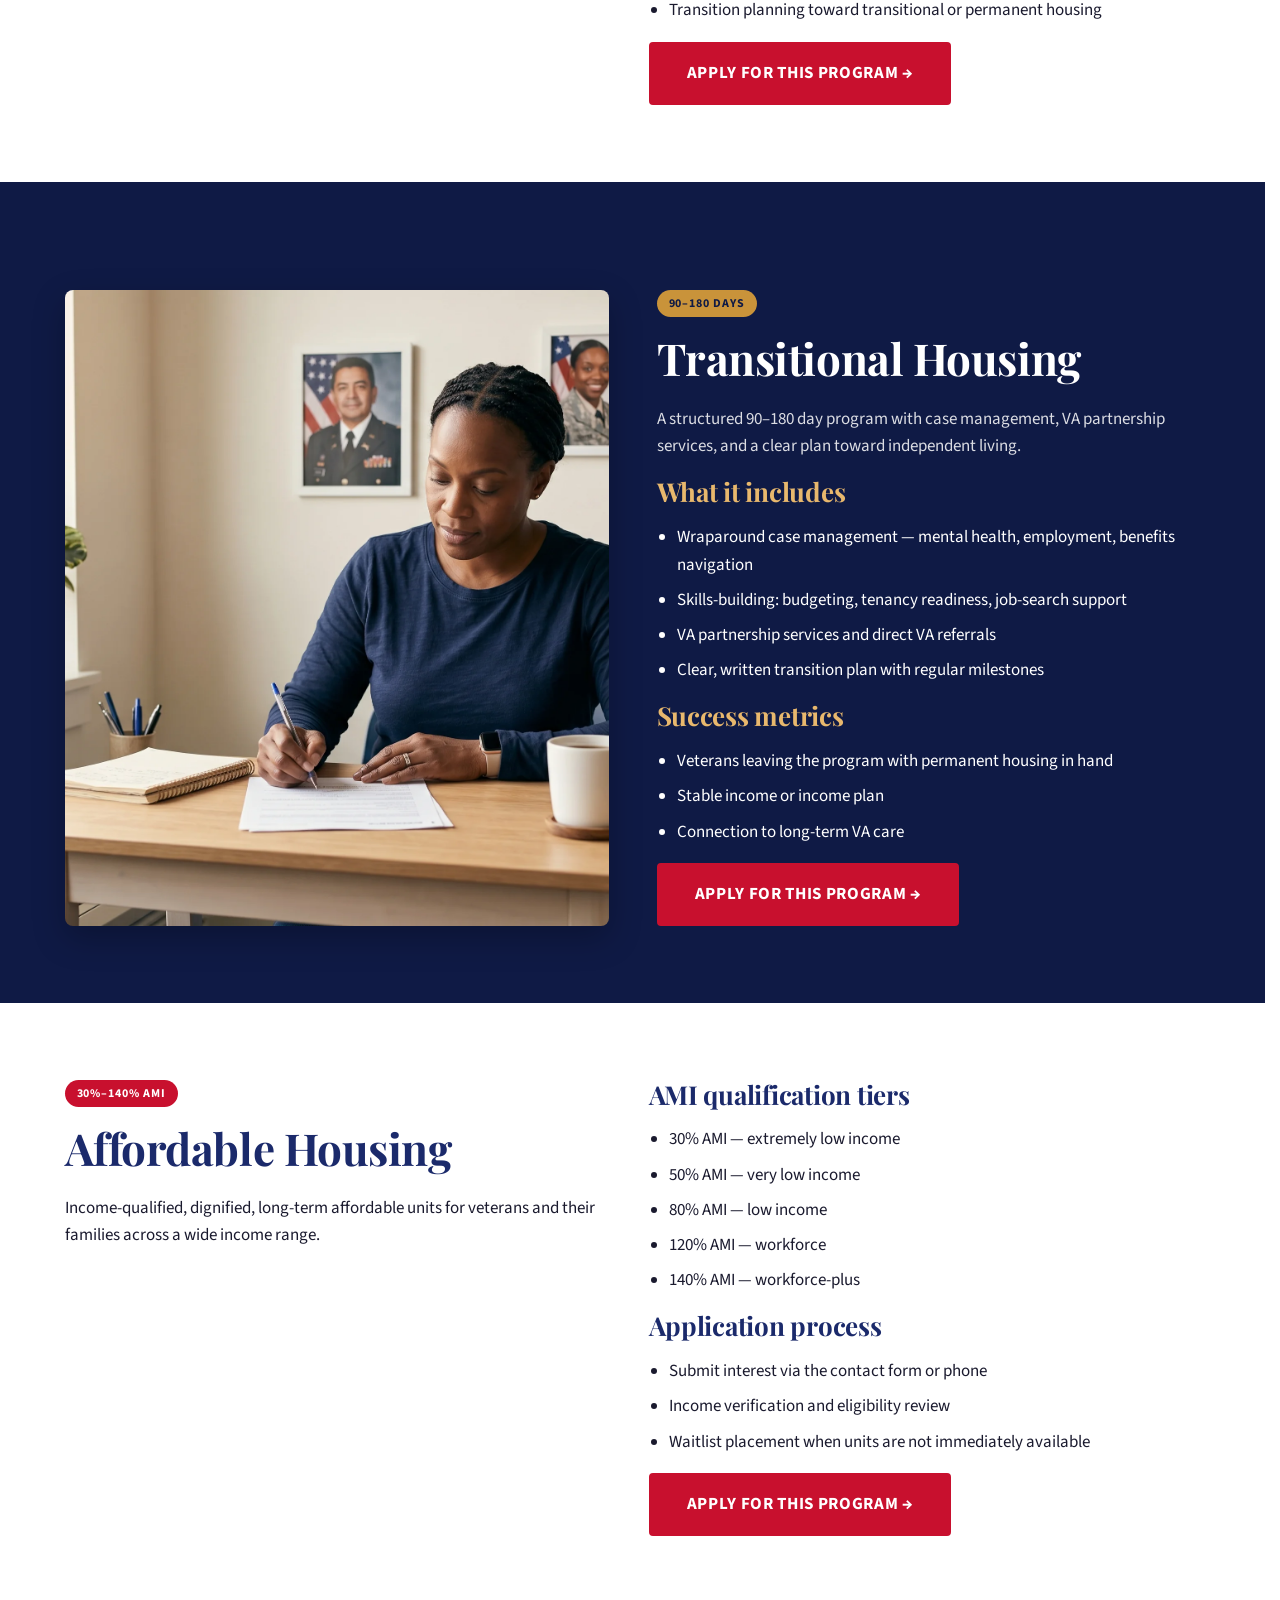
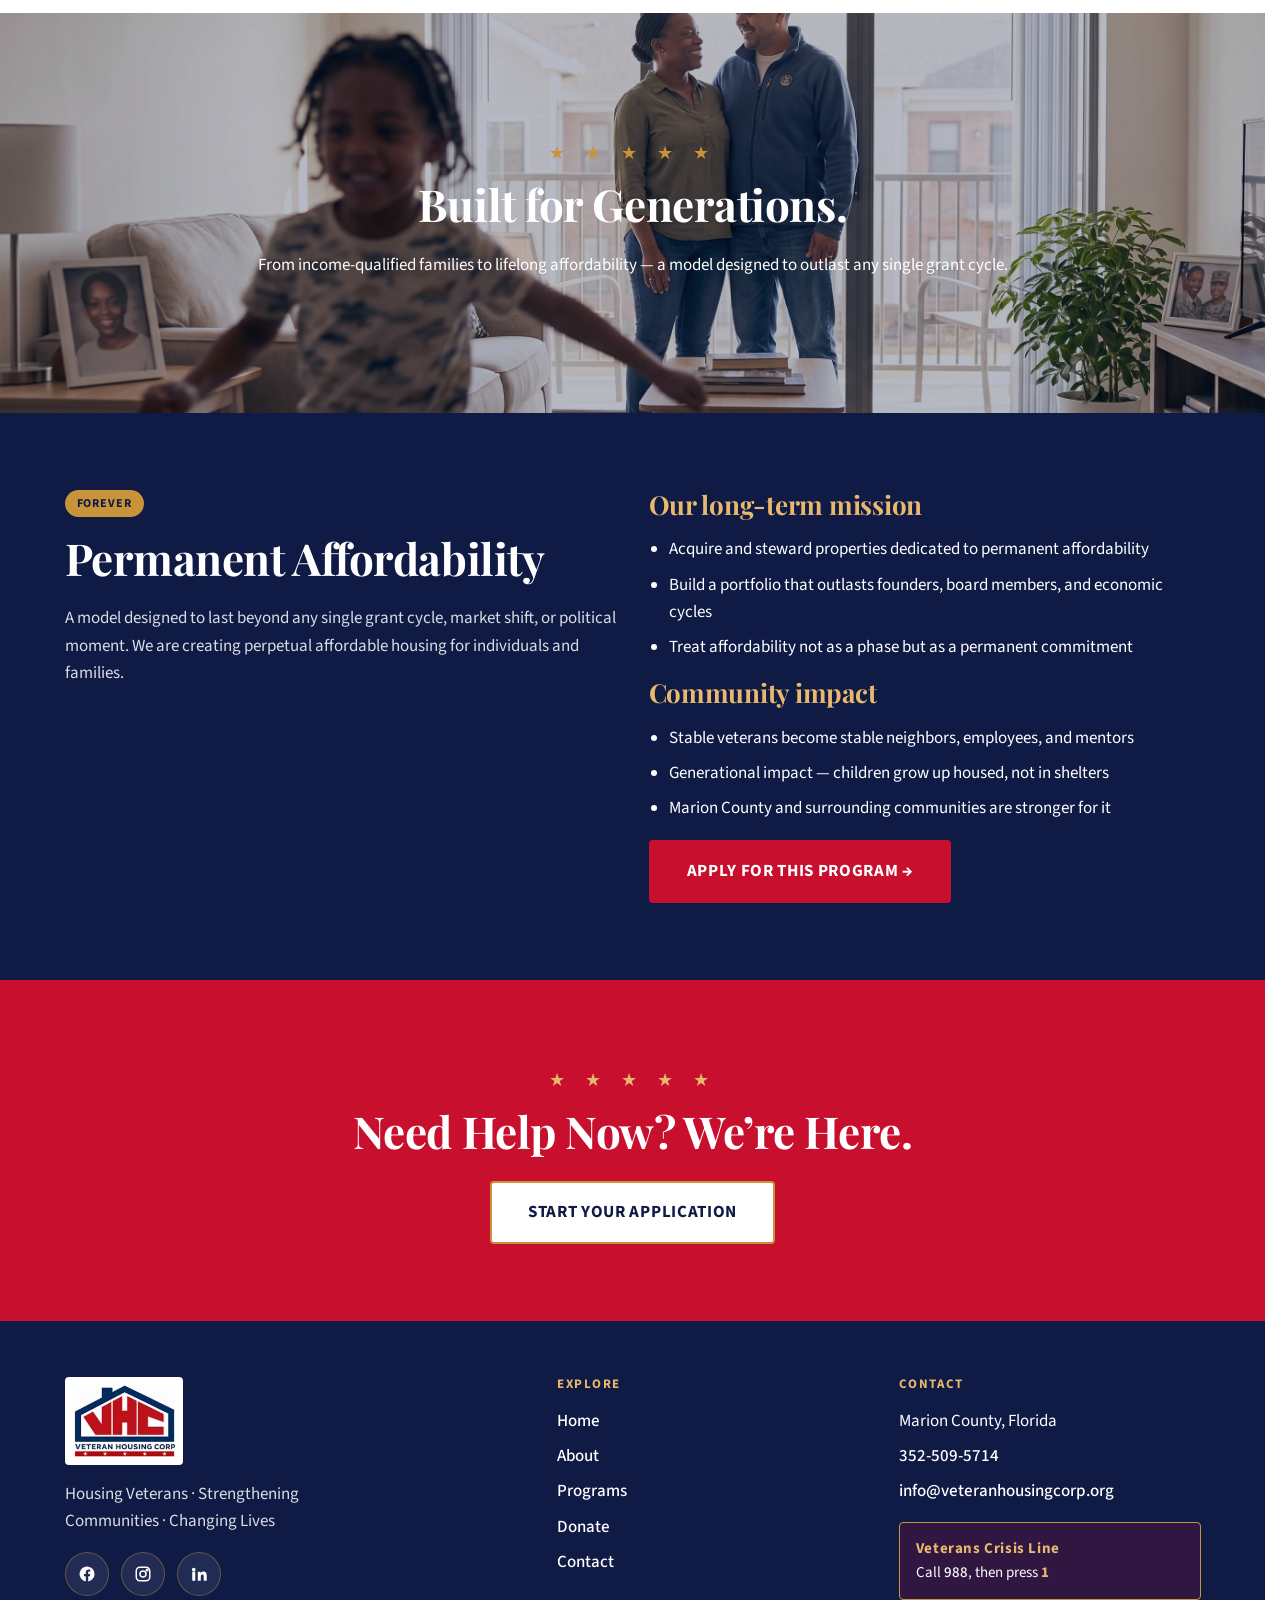
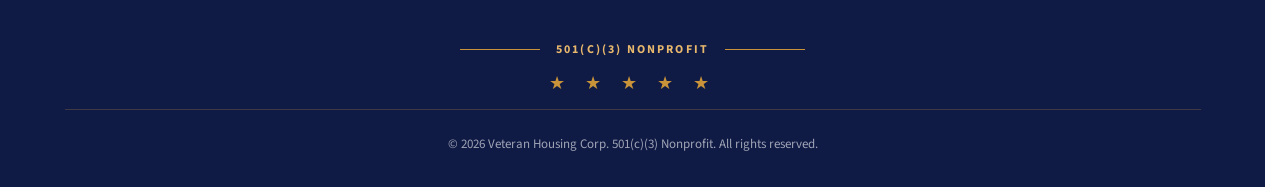
<file: programs.html>
<!doctype html>
<html lang="en">
<head>
  <meta charset="utf-8">
  <meta name="viewport" content="width=device-width, initial-scale=1">
  <title>Programs — Veteran Housing Corp</title>
  <meta name="description" content="Five programs for veterans in housing crisis: emergency, temporary, transitional, affordable (30%–140% AMI), and permanent affordability.">
  <meta name="theme-color" content="#0F1A45">

  <link rel="icon" href="/assets/vhc-logo.jpg">
  <link rel="preconnect" href="https://fonts.googleapis.com">
  <link rel="preconnect" href="https://fonts.gstatic.com" crossorigin>
  <link rel="stylesheet" href="https://fonts.googleapis.com/css2?family=Playfair+Display:wght@600;700&family=Source+Sans+3:wght@400;600;700;800&display=swap">
  <link rel="stylesheet" href="/css/styles.css">

  <meta property="og:title" content="Programs — Veteran Housing Corp">
  <meta property="og:description" content="Five programs for veterans in housing crisis: emergency, temporary, transitional, affordable (30%–140% AMI), and permanent affordability.">
  <meta property="og:type" content="website">
  <meta property="og:image" content="/assets/og-image.jpg">
  <meta property="og:image:width" content="1200">
  <meta property="og:image:height" content="630">
  <meta property="og:image:alt" content="Veteran Housing Corp — No Veteran Should Sleep Without a Roof. 501(c)(3), Marion County, FL.">
  <meta name="twitter:card" content="summary_large_image">
  <meta name="twitter:title" content="Programs — Veteran Housing Corp">
  <meta name="twitter:description" content="Five pathways from crisis to permanent affordability for veterans in Marion County, FL.">
  <meta name="twitter:image" content="/assets/og-image.jpg">
</head>
<body>

  <a class="skip-link" href="#main">Skip to content</a>

  <!-- BEGIN SHARED HEADER -->
  <header class="site-header" role="banner">
    <div class="container site-header__inner">
      <a class="brand" href="/" aria-label="Veteran Housing Corp home">
        <img src="/assets/vhc-logo-1.jpg" alt="Veteran Housing Corp logo" width="185" height="130">
      </a>
      <nav class="nav-primary" aria-label="Primary">
        <ul>
          <li><a href="/" data-nav="/">Home</a></li>
          <li><a href="/about" data-nav="/about">About</a></li>
          <li><a href="/programs" data-nav="/programs">Programs</a></li>
          <li><a href="/donate" data-nav="/donate">Donate</a></li>
          <li><a href="/contact" data-nav="/contact">Contact</a></li>
        </ul>
      </nav>
      <a class="btn btn-red header-cta" href="/contact">Get Help Now</a>
      <button class="hamburger" type="button" aria-expanded="false" aria-controls="mobile-menu" aria-label="Open menu">
        <svg class="icon-open" viewBox="0 0 24 24" fill="none" stroke="currentColor" stroke-width="2.5" stroke-linecap="round" aria-hidden="true"><line x1="4" y1="6" x2="20" y2="6"/><line x1="4" y1="12" x2="20" y2="12"/><line x1="4" y1="18" x2="20" y2="18"/></svg>
        <svg class="icon-close" viewBox="0 0 24 24" fill="none" stroke="currentColor" stroke-width="2.5" stroke-linecap="round" aria-hidden="true"><line x1="6" y1="6" x2="18" y2="18"/><line x1="6" y1="18" x2="18" y2="6"/></svg>
      </button>
    </div>
    <div class="mobile-menu" id="mobile-menu">
      <div class="container">
        <ul>
          <li><a href="/" data-nav="/">Home</a></li>
          <li><a href="/about" data-nav="/about">About</a></li>
          <li><a href="/programs" data-nav="/programs">Programs</a></li>
          <li><a href="/donate" data-nav="/donate">Donate</a></li>
          <li><a href="/contact" data-nav="/contact">Contact</a></li>
        </ul>
      </div>
    </div>
  </header>
  <a class="mobile-help-bar" href="/contact" aria-label="Get help now">Get Help Now →</a>
  <!-- END SHARED HEADER -->

  <main id="main">

    <!-- PAGE HERO -->
    <section class="page-hero">
      <div class="container">
        <div class="star-divider" aria-hidden="true">★ ★ ★ ★ ★</div>
        <h1>Our Programs</h1>
        <p>Five pathways from crisis to stability. Whatever a veteran needs — tonight, this month, this year — we have a program built around them.</p>
      </div>
    </section>

    <!-- 1. EMERGENCY -->
    <section id="emergency" class="program-section alt">
      <div class="container">
        <div class="media-row media-row--reverse">
          <img class="program-image" src="/assets/program-emergency.webp" alt="Veteran being welcomed at housing intake center" width="2752" height="1536" loading="lazy" decoding="async">
          <div>
            <div class="badge-row"><span class="program-tag">Tonight</span></div>
            <h2>Emergency Housing</h2>
            <p>For veterans in acute crisis — sleeping outside, fleeing unsafe situations, or facing imminent loss of shelter. We move fast.</p>
            <h3 style="color: var(--color-gold-light);">Who it’s for</h3>
            <ul>
              <li>Veterans currently unsheltered or about to be</li>
              <li>Veterans escaping unsafe domestic situations</li>
              <li>Veterans discharged from medical or correctional settings without housing</li>
            </ul>
            <h3 style="color: var(--color-gold-light);">What we provide on day one</h3>
            <ul>
              <li>A bed, a hot meal, and a locked door</li>
              <li>An immediate intake conversation — no judgment, no paperwork barriers</li>
              <li>Referrals to VA medical and benefits services</li>
            </ul>
            <a class="btn btn-red btn-large" href="/contact">Apply for This Program →</a>
          </div>
        </div>
      </div>
    </section>

    <!-- 2. TEMPORARY -->
    <section id="temporary" class="program-section bg-white">
      <div class="container">
        <div class="program-grid">
          <div>
            <div class="badge-row"><span class="program-tag">Short-term</span></div>
            <h2>Temporary Housing</h2>
            <p>A stable place to stay while we help you build the next step. Bridge housing for veterans actively working toward permanent stability.</p>
          </div>
          <div>
            <h3 style="color: var(--color-navy);">Duration</h3>
            <ul>
              <li>Typically 30–90 days, depending on individual circumstances</li>
              <li>Extensions reviewed case-by-case</li>
            </ul>
            <h3 style="color: var(--color-navy);">Services included</h3>
            <ul>
              <li>Furnished room or unit</li>
              <li>Weekly check-ins with a case manager</li>
              <li>Transition planning toward transitional or permanent housing</li>
            </ul>
            <a class="btn btn-red btn-large" href="/contact">Apply for This Program →</a>
          </div>
        </div>
      </div>
    </section>

    <!-- 3. TRANSITIONAL -->
    <section id="transitional" class="program-section alt">
      <div class="container">
        <div class="media-row media-row--reverse">
          <img class="program-image" src="/assets/program-transitional.webp" alt="Veteran woman working at desk in transitional housing apartment" width="2752" height="1536" loading="lazy" decoding="async">
          <div>
            <div class="badge-row"><span class="program-tag">90–180 days</span></div>
            <h2>Transitional Housing</h2>
            <p>A structured 90–180 day program with case management, VA partnership services, and a clear plan toward independent living.</p>
            <h3 style="color: var(--color-gold-light);">What it includes</h3>
            <ul>
              <li>Wraparound case management — mental health, employment, benefits navigation</li>
              <li>Skills-building: budgeting, tenancy readiness, job-search support</li>
              <li>VA partnership services and direct VA referrals</li>
              <li>Clear, written transition plan with regular milestones</li>
            </ul>
            <h3 style="color: var(--color-gold-light);">Success metrics</h3>
            <ul>
              <li>Veterans leaving the program with permanent housing in hand</li>
              <li>Stable income or income plan</li>
              <li>Connection to long-term VA care</li>
            </ul>
            <a class="btn btn-red btn-large" href="/contact">Apply for This Program →</a>
          </div>
        </div>
      </div>
    </section>

    <!-- 4. AFFORDABLE -->
    <section id="affordable" class="program-section bg-white">
      <div class="container">
        <div class="program-grid">
          <div>
            <div class="badge-row"><span class="program-tag">30%–140% AMI</span></div>
            <h2>Affordable Housing</h2>
            <p>Income-qualified, dignified, long-term affordable units for veterans and their families across a wide income range.</p>
          </div>
          <div>
            <h3 style="color: var(--color-navy);">AMI qualification tiers</h3>
            <ul>
              <li>30% AMI — extremely low income</li>
              <li>50% AMI — very low income</li>
              <li>80% AMI — low income</li>
              <li>120% AMI — workforce</li>
              <li>140% AMI — workforce-plus</li>
            </ul>
            <h3 style="color: var(--color-navy);">Application process</h3>
            <ul>
              <li>Submit interest via the contact form or phone</li>
              <li>Income verification and eligibility review</li>
              <li>Waitlist placement when units are not immediately available</li>
            </ul>
            <a class="btn btn-red btn-large" href="/contact">Apply for This Program →</a>
          </div>
        </div>
      </div>
    </section>

    <!-- SHARED BANNER: Affordable + Permanent -->
    <section class="image-banner image-banner--400" aria-hidden="false">
      <picture class="image-banner__media">
        <img src="/assets/program-permanent.webp" alt="Veteran family in their affordable housing apartment in Florida" width="2752" height="1536" loading="lazy" decoding="async">
      </picture>
      <div class="image-banner__overlay image-banner__overlay--navy-30" aria-hidden="true"></div>
      <div class="image-banner__content container">
        <div class="star-divider" aria-hidden="true">★ ★ ★ ★ ★</div>
        <h2>Built for Generations.</h2>
        <p>From income-qualified families to lifelong affordability — a model designed to outlast any single grant cycle.</p>
      </div>
    </section>

    <!-- 5. PERMANENT -->
    <section id="permanent" class="program-section alt">
      <div class="container">
        <div class="program-grid">
          <div>
            <div class="badge-row"><span class="program-tag">Forever</span></div>
            <h2>Permanent Affordability</h2>
            <p>A model designed to last beyond any single grant cycle, market shift, or political moment. We are creating perpetual affordable housing for individuals and families.</p>
          </div>
          <div>
            <h3 style="color: var(--color-gold-light);">Our long-term mission</h3>
            <ul>
              <li>Acquire and steward properties dedicated to permanent affordability</li>
              <li>Build a portfolio that outlasts founders, board members, and economic cycles</li>
              <li>Treat affordability not as a phase but as a permanent commitment</li>
            </ul>
            <h3 style="color: var(--color-gold-light);">Community impact</h3>
            <ul>
              <li>Stable veterans become stable neighbors, employees, and mentors</li>
              <li>Generational impact — children grow up housed, not in shelters</li>
              <li>Marion County and surrounding communities are stronger for it</li>
            </ul>
            <a class="btn btn-red btn-large" href="/contact">Apply for This Program →</a>
          </div>
        </div>
      </div>
    </section>

    <!-- BOTTOM CTA -->
    <section class="cta-banner">
      <div class="container">
        <div class="star-divider" aria-hidden="true" style="color: var(--color-gold-light);">★ ★ ★ ★ ★</div>
        <h2>Need Help Now? We’re Here.</h2>
        <a class="btn btn-gold-on-white btn-large" href="/contact">Start Your Application</a>
      </div>
    </section>

  </main>

  <!-- BEGIN SHARED FOOTER -->
  <footer class="site-footer" role="contentinfo">
    <div class="container">
      <div class="footer-grid">
        <div class="footer-brand">
          <img src="/assets/vhc-logo-1.jpg" alt="Veteran Housing Corp" width="185" height="130">
          <p>Housing Veterans · Strengthening Communities · Changing Lives</p>
          <div class="socials">
            <a href="#" aria-label="Facebook" rel="noopener">
              <svg viewBox="0 0 24 24" fill="currentColor" aria-hidden="true"><path d="M22 12a10 10 0 1 0-11.6 9.9v-7H7.9V12h2.5V9.8c0-2.5 1.5-3.9 3.8-3.9 1.1 0 2.2.2 2.2.2v2.5h-1.3c-1.2 0-1.6.8-1.6 1.6V12h2.8l-.4 2.9h-2.3v7A10 10 0 0 0 22 12Z"/></svg>
            </a>
            <a href="#" aria-label="Instagram" rel="noopener">
              <svg viewBox="0 0 24 24" fill="none" stroke="currentColor" stroke-width="2" aria-hidden="true"><rect x="3" y="3" width="18" height="18" rx="5"/><circle cx="12" cy="12" r="4"/><circle cx="17.5" cy="6.5" r="1" fill="currentColor"/></svg>
            </a>
            <a href="#" aria-label="LinkedIn" rel="noopener">
              <svg viewBox="0 0 24 24" fill="currentColor" aria-hidden="true"><path d="M4.98 3.5a2.5 2.5 0 1 1 0 5 2.5 2.5 0 0 1 0-5ZM3 9h4v12H3V9Zm7 0h3.8v1.7h.1c.5-.9 1.8-1.9 3.7-1.9 4 0 4.7 2.6 4.7 6V21h-4v-5.4c0-1.3 0-3-1.8-3s-2.1 1.4-2.1 2.9V21h-4V9Z"/></svg>
            </a>
          </div>
        </div>

        <div class="footer-section">
          <h4>Explore</h4>
          <ul>
            <li><a href="/" data-nav="/">Home</a></li>
            <li><a href="/about" data-nav="/about">About</a></li>
            <li><a href="/programs" data-nav="/programs">Programs</a></li>
            <li><a href="/donate" data-nav="/donate">Donate</a></li>
            <li><a href="/contact" data-nav="/contact">Contact</a></li>
          </ul>
        </div>

        <div class="footer-section">
          <h4>Contact</h4>
          <ul>
            <li>Marion County, Florida</li>
            <li><a href="tel:3525095714">352-509-5714</a></li>
            <li><a href="mailto:info@veteranhousingcorp.org">info@veteranhousingcorp.org</a></li>
          </ul>
          <div class="crisis-line">
            <strong>Veterans Crisis Line</strong>
            Call <a href="tel:988">988</a>, then press <strong style="display:inline">1</strong>
          </div>
        </div>
      </div>

      <div class="flanked-tag">501(c)(3) Nonprofit</div>
      <div class="star-divider" aria-hidden="true">★ ★ ★ ★ ★</div>
      <p class="copyright">© 2026 Veteran Housing Corp. 501(c)(3) Nonprofit. All rights reserved.</p>
    </div>
  </footer>
  <!-- END SHARED FOOTER -->

  <script src="/js/main.js" defer></script>
</body>
</html>
</file>
<file: css/styles.css>
/* =========================================================
   Veteran Housing Corp — Brand Stylesheet
   ========================================================= */

/* ---------- Tokens (PRD §3) ---------- */
:root {
  --color-navy:        #1B2A6B;
  --color-navy-dark:   #0F1A45;
  --color-red:         #C8102E;
  --color-red-dark:    #A00D24;
  --color-white:       #FFFFFF;
  --color-off-white:   #F4F6FA;
  --color-gold:        #C9933A;
  --color-gold-light:  #E8B86D;
  --color-text-body:   #1A1A2E;
  --color-text-muted:  #5A6478;

  --font-display: "Playfair Display", Georgia, "Times New Roman", serif;
  --font-body:    "Source Sans 3", -apple-system, BlinkMacSystemFont, "Segoe UI", Roboto, sans-serif;

  --container-max: 1200px;
  --radius: 4px;
  --radius-lg: 8px;
  --shadow-card: 0 2px 8px rgba(15, 26, 69, 0.08);
  --shadow-card-hover: 0 12px 28px rgba(15, 26, 69, 0.18);
  --shadow-header: 0 2px 12px rgba(15, 26, 69, 0.12);

  --tap: 48px;

  --header-h: 96px;
}

@media (max-width: 1023px) {
  :root { --header-h: 76px; }
}

/* ---------- Reset / Base ---------- */
*, *::before, *::after { box-sizing: border-box; }
html { -webkit-text-size-adjust: 100%; scroll-behavior: smooth; scrollbar-gutter: stable; }
body {
  margin: 0;
  font-family: var(--font-body);
  font-size: 17px;
  line-height: 1.6;
  color: var(--color-text-body);
  background: var(--color-white);
  -webkit-font-smoothing: antialiased;
  text-rendering: optimizeLegibility;
}
img, svg { max-width: 100%; height: auto; display: block; }
a { color: var(--color-red); text-decoration: none; }
a:hover { color: var(--color-red-dark); }
button { font: inherit; cursor: pointer; }
ul { padding-left: 1.2rem; }

h1, h2, h3, h4 {
  font-family: var(--font-display);
  font-weight: 700;
  line-height: 1.15;
  color: var(--color-navy);
  margin: 0 0 0.5em;
  letter-spacing: -0.01em;
}
h1 { font-size: clamp(2.25rem, 5vw + 1rem, 4rem); }
h2 { font-size: clamp(1.75rem, 3vw + 1rem, 2.75rem); }
h3 { font-size: clamp(1.25rem, 1.2vw + 1rem, 1.625rem); }

p { margin: 0 0 1em; }

/* ---------- Layout primitives ---------- */
.container {
  width: 100%;
  max-width: var(--container-max);
  margin: 0 auto;
  padding: 0 clamp(1.25rem, 4vw, 2rem);
}
.section {
  padding: clamp(3rem, 7vw, 6rem) 0;
}
.bg-navy        { background: var(--color-navy); color: var(--color-white); }
.bg-navy-dark   { background: var(--color-navy-dark); color: var(--color-white); }
.bg-red         { background: var(--color-red); color: var(--color-white); }
.bg-white       { background: var(--color-white); color: var(--color-text-body); }
.bg-off-white   { background: var(--color-off-white); color: var(--color-text-body); }

.bg-navy h1, .bg-navy h2, .bg-navy h3, .bg-navy h4,
.bg-navy-dark h1, .bg-navy-dark h2, .bg-navy-dark h3, .bg-navy-dark h4,
.bg-red h1, .bg-red h2, .bg-red h3, .bg-red h4 {
  color: var(--color-white);
}

.text-center { text-align: center; }

/* ---------- Buttons ---------- */
.btn {
  display: inline-flex;
  align-items: center;
  justify-content: center;
  gap: 0.5rem;
  min-height: var(--tap);
  padding: 0.75rem 1.75rem;
  font-family: var(--font-body);
  font-weight: 700;
  font-size: 1rem;
  letter-spacing: 0.04em;
  text-transform: uppercase;
  text-decoration: none;
  border: 2px solid transparent;
  border-radius: var(--radius);
  cursor: pointer;
  transition: transform 0.15s ease, box-shadow 0.2s ease, background-color 0.2s ease, color 0.2s ease, border-color 0.2s ease;
  white-space: nowrap;
}
.btn:hover { transform: translateY(-2px); }
.btn:active { transform: translateY(0); }

.btn-red {
  background: var(--color-red);
  color: var(--color-white);
  border-color: var(--color-red);
}
.btn-red:hover { background: var(--color-red-dark); border-color: var(--color-red-dark); color: var(--color-white); }

.btn-outline-light {
  background: transparent;
  color: var(--color-white);
  border-color: var(--color-white);
}
.btn-outline-light:hover { background: var(--color-white); color: var(--color-navy-dark); }

.btn-outline-navy {
  background: transparent;
  color: var(--color-navy);
  border-color: var(--color-navy);
}
.btn-outline-navy:hover { background: var(--color-navy); color: var(--color-white); }

.btn-gold-on-white {
  background: var(--color-white);
  color: var(--color-navy-dark);
  border-color: var(--color-gold);
}
.btn-gold-on-white:hover { background: var(--color-gold); color: var(--color-navy-dark); border-color: var(--color-gold); }

.btn-large { font-size: 1.0625rem; padding: 1rem 2.25rem; min-height: 56px; }

/* ---------- Star Divider ---------- */
.star-divider {
  display: flex;
  justify-content: center;
  gap: 0.5rem;
  color: var(--color-gold);
  font-size: 1.125rem;
  letter-spacing: 0.5rem;
  margin: 1rem 0;
  user-select: none;
}
.star-divider[aria-hidden] { line-height: 1; }

/* ---------- Skip link & Focus ---------- */
.skip-link {
  position: absolute;
  top: -100px;
  left: 1rem;
  background: var(--color-gold);
  color: var(--color-navy-dark);
  padding: 0.75rem 1.25rem;
  font-weight: 700;
  z-index: 1000;
  border-radius: var(--radius);
}
.skip-link:focus {
  top: 1rem;
  outline: 3px solid var(--color-navy-dark);
}
:focus-visible {
  outline: 3px solid var(--color-red);
  outline-offset: 2px;
  border-radius: 2px;
}
/* Red ring is invisible on red backgrounds — switch to white there */
.bg-red *:focus-visible,
.btn-red:focus-visible,
.cta-banner *:focus-visible,
.tagline-strip *:focus-visible,
.mobile-help-bar:focus-visible,
.ami-band *:focus-visible {
  outline-color: var(--color-white);
}

/* ---------- Header ---------- */
.site-header {
  position: sticky;
  top: 0;
  z-index: 100;
  background: var(--color-white);
  transition: box-shadow 0.2s ease;
  border-bottom: 1px solid transparent;
}
.site-header.is-scrolled {
  box-shadow: var(--shadow-header);
  border-bottom-color: var(--color-gold);
}
.site-header__inner {
  display: flex;
  align-items: center;
  justify-content: space-between;
  gap: 1rem;
  padding: 0.75rem 0;
  min-height: var(--header-h);
}
.brand {
  display: flex;
  align-items: center;
  gap: 0.875rem;
  text-decoration: none;
  flex-shrink: 0;
  padding-left: 0.5rem;
}
.brand img {
  height: 72px;
  width: auto;
}
@media (min-width: 1024px) {
  .brand img { height: 96px; }
}

.nav-primary {
  display: none;
}
.nav-primary ul {
  list-style: none;
  display: flex;
  gap: 1.5rem;
  margin: 0;
  padding: 0;
}
.nav-primary a {
  color: var(--color-navy);
  font-weight: 600;
  text-decoration: none;
  padding: 0.5rem 0;
  border-bottom: 2px solid transparent;
  transition: border-color 0.15s ease, color 0.15s ease;
}
.nav-primary a:hover,
.nav-primary a[aria-current="page"] {
  color: var(--color-red);
  border-bottom-color: var(--color-gold);
}

.header-cta { display: none; }

@media (min-width: 1024px) {
  .nav-primary { display: block; }
  .header-cta { display: inline-flex; }
}

/* Hamburger */
.hamburger {
  display: inline-flex;
  align-items: center;
  justify-content: center;
  width: var(--tap);
  height: var(--tap);
  background: transparent;
  border: 0;
  color: var(--color-navy);
}
.hamburger svg { width: 28px; height: 28px; }
.hamburger[aria-expanded="true"] .icon-open { display: none; }
.hamburger[aria-expanded="false"] .icon-close { display: none; }
@media (min-width: 1024px) {
  .hamburger { display: none; }
}

/* Mobile menu drawer */
.mobile-menu {
  display: none;
  background: var(--color-navy-dark);
  color: var(--color-white);
  padding: 1.25rem 0 1.5rem;
  border-top: 2px solid var(--color-gold);
}
.mobile-menu.is-open { display: block; }
.mobile-menu ul {
  list-style: none;
  padding: 0;
  margin: 0;
  display: flex;
  flex-direction: column;
  gap: 0.25rem;
}
.mobile-menu a {
  display: block;
  padding: 0.875rem 0;
  color: var(--color-white);
  font-size: 1.125rem;
  font-weight: 600;
  border-bottom: 1px solid rgba(201, 147, 58, 0.25);
  text-decoration: none;
}
.mobile-menu a[aria-current="page"] {
  color: var(--color-gold-light);
}

/* Mobile sticky GET HELP NOW bar */
.mobile-help-bar {
  position: fixed;
  bottom: 0;
  left: 0;
  right: 0;
  background: var(--color-red);
  color: var(--color-white);
  text-align: center;
  font-weight: 800;
  letter-spacing: 0.08em;
  text-transform: uppercase;
  padding: 1rem 1rem max(1rem, env(safe-area-inset-bottom));
  z-index: 90;
  box-shadow: 0 -4px 16px rgba(0,0,0,0.25);
  text-decoration: none;
}
.mobile-help-bar:hover { color: var(--color-white); background: var(--color-red-dark); }
@media (min-width: 1024px) {
  .mobile-help-bar { display: none; }
}
@media (max-width: 1023px) {
  body { padding-bottom: calc(64px + env(safe-area-inset-bottom)); }
}

/* ---------- Hero ---------- */
.hero {
  background: var(--color-navy-dark);
  color: var(--color-white);
  padding: clamp(3rem, 8vw, 6rem) 0 clamp(2rem, 5vw, 4rem);
  position: relative;
  overflow: hidden;
}
.hero::before {
  content: "";
  position: absolute;
  inset: 0;
  background-image:
    radial-gradient(rgba(255,255,255,0.06) 1px, transparent 1px),
    radial-gradient(rgba(201,147,58,0.08) 1px, transparent 1px);
  background-size: 40px 40px, 80px 80px;
  background-position: 0 0, 20px 20px;
  pointer-events: none;
  opacity: 0.7;
}
.hero__inner { position: relative; text-align: center; }
.hero h1 {
  color: var(--color-white);
  margin: 1rem auto;
  max-width: 18ch;
}
.hero__sub {
  font-size: clamp(1rem, 1vw + 0.85rem, 1.25rem);
  color: rgba(255,255,255,0.85);
  max-width: 60ch;
  margin: 0 auto 2rem;
}
.tagline-strip {
  background: transparent;
  color: var(--color-white);
  padding: 0.75rem 1.25rem;
  margin: 1.5rem auto;
  max-width: 720px;
  font-weight: 700;
  letter-spacing: 0.08em;
  text-transform: uppercase;
  font-size: 0.85rem;
  display: flex;
  align-items: center;
  justify-content: center;
  gap: 0.875rem;
  flex-wrap: wrap;
  border-top: 1px solid rgba(201, 147, 58, 0.5);
  border-bottom: 1px solid rgba(201, 147, 58, 0.5);
}
.tagline-strip .stars { color: var(--color-gold); letter-spacing: 0.4rem; }
.hero__ctas {
  display: flex;
  gap: 0.75rem;
  justify-content: center;
  flex-wrap: wrap;
  margin: 1.5rem 0 1rem;
}
.hero__geo {
  margin-top: 1rem;
  font-size: 0.875rem;
  color: rgba(255,255,255,0.7);
  letter-spacing: 0.05em;
}

/* Hero stagger fade-up */
.fade-up { opacity: 0; transform: translateY(16px); animation: fadeUp 0.7s ease forwards; }
.fade-up.delay-1 { animation-delay: 0.1s; }
.fade-up.delay-2 { animation-delay: 0.25s; }
.fade-up.delay-3 { animation-delay: 0.4s; }
.fade-up.delay-4 { animation-delay: 0.55s; }
.fade-up.delay-5 { animation-delay: 0.7s; }
@keyframes fadeUp {
  to { opacity: 1; transform: translateY(0); }
}

/* ---------- Impact Stats ---------- */
.impact-stats {
  background: var(--color-off-white);
  padding: clamp(2.5rem, 5vw, 4rem) 0;
  border-top: 4px solid var(--color-gold);
  border-bottom: 4px solid var(--color-gold);
}
.impact-stats__grid {
  display: grid;
  grid-template-columns: 1fr;
  gap: 2rem;
  text-align: center;
}
@media (min-width: 768px) {
  .impact-stats__grid { grid-template-columns: repeat(3, 1fr); }
}
.stat__number {
  font-family: var(--font-display);
  font-weight: 700;
  font-size: clamp(3rem, 5vw + 1rem, 4.5rem);
  color: var(--color-red);
  line-height: 1;
  display: block;
}
.stat__label {
  display: block;
  margin-top: 0.5rem;
  font-weight: 700;
  text-transform: uppercase;
  letter-spacing: 0.08em;
  color: var(--color-navy);
  font-size: 0.95rem;
}

/* ---------- Service Cards ---------- */
.services {
  background: var(--color-navy-dark);
  color: var(--color-white);
}
.services h2 { text-align: center; margin-bottom: 1rem; color: var(--color-white); }
.services__intro { text-align: center; color: rgba(255,255,255,0.85); max-width: 60ch; margin: 0 auto 3rem; }

.service-grid {
  display: grid;
  grid-template-columns: 1fr;
  gap: 1.5rem;
  grid-auto-rows: 1fr;
}
@media (min-width: 640px) { .service-grid { grid-template-columns: repeat(2, 1fr); } }
@media (min-width: 1024px) { .service-grid { grid-template-columns: repeat(3, 1fr); } }

.service-card {
  background: rgba(255,255,255,0.04);
  border: 1px solid rgba(201,147,58,0.25);
  border-radius: var(--radius-lg);
  padding: 1.75rem 1.5rem;
  transition: transform 0.2s ease, box-shadow 0.2s ease, border-color 0.2s ease;
  display: flex;
  flex-direction: column;
}
.service-card:hover {
  transform: translateY(-4px);
  box-shadow: 0 16px 32px rgba(0,0,0,0.35);
  border-color: var(--color-gold);
}
.service-card__icon {
  width: 56px;
  height: 56px;
  border-radius: 50%;
  background: var(--color-red);
  color: var(--color-white);
  display: inline-flex;
  align-items: center;
  justify-content: center;
  font-size: 1.5rem;
  margin-bottom: 1rem;
}
.service-card h3 {
  color: var(--color-white);
  font-size: 1.25rem;
  margin-bottom: 0.5rem;
}
.service-card p {
  color: rgba(255,255,255,0.85);
  font-size: 0.9375rem;
  flex: 1;
}
.service-card__link {
  margin-top: 1rem;
  color: var(--color-gold-light);
  font-weight: 700;
  letter-spacing: 0.05em;
  text-transform: uppercase;
  font-size: 0.8125rem;
}
.service-card__link:hover { color: var(--color-gold); }

/* AMI band — sixth tile in the service grid */
.ami-band {
  background: var(--color-red);
  color: var(--color-white);
  text-align: center;
  padding: 1.75rem 1.5rem;
  border-radius: var(--radius-lg);
  display: flex;
  flex-direction: column;
  justify-content: center;
  align-items: center;
}
.ami-band p { margin: 0; font-weight: 600; font-size: 1rem; letter-spacing: 0.02em; line-height: 1.4; }
.ami-band strong {
  display: block;
  margin-top: 0.625rem;
  color: var(--color-gold-light);
  font-family: var(--font-display);
  font-size: 1.5rem;
  letter-spacing: 0.04em;
}

/* ---------- Testimonial ---------- */
.testimonial {
  background: var(--color-white);
  text-align: center;
}
.testimonial blockquote {
  font-family: var(--font-display);
  font-style: italic;
  font-size: clamp(1.375rem, 1.5vw + 1rem, 2rem);
  color: var(--color-navy);
  line-height: 1.4;
  max-width: 60ch;
  margin: 0 auto 1.25rem;
  position: relative;
  padding: 0 1rem;
}
.testimonial blockquote::before {
  content: "\201C";
  display: block;
  font-size: 4rem;
  color: var(--color-gold);
  line-height: 0.8;
  margin-bottom: 0.5rem;
}
.testimonial cite {
  font-style: normal;
  font-weight: 700;
  letter-spacing: 0.06em;
  text-transform: uppercase;
  color: var(--color-text-muted);
  font-size: 0.875rem;
}

/* ---------- Partner logos strip ---------- */
.partners {
  background: var(--color-off-white);
  padding: 3rem 0;
  text-align: center;
}
.partners h3 {
  font-family: var(--font-body);
  font-size: 0.8125rem;
  font-weight: 700;
  text-transform: uppercase;
  letter-spacing: 0.12em;
  color: var(--color-text-muted);
  margin-bottom: 1.5rem;
}
.partner-grid {
  display: grid;
  grid-template-columns: repeat(2, 1fr);
  gap: 1rem;
  align-items: center;
}
@media (min-width: 768px) { .partner-grid { grid-template-columns: repeat(5, 1fr); } }
.partner-placeholder {
  background: rgba(15, 26, 69, 0.06);
  border: 1px dashed rgba(15, 26, 69, 0.2);
  border-radius: var(--radius);
  height: 64px;
  display: flex;
  align-items: center;
  justify-content: center;
  font-size: 0.75rem;
  color: var(--color-text-muted);
  letter-spacing: 0.08em;
  text-transform: uppercase;
}

/* ---------- CTA Banner ---------- */
.cta-banner {
  background: var(--color-red);
  color: var(--color-white);
  text-align: center;
  padding: clamp(3rem, 6vw, 5rem) 0;
}
.cta-banner h2 { color: var(--color-white); max-width: 22ch; margin: 1rem auto 1.5rem; }

/* ---------- Footer ---------- */
.site-footer {
  background: var(--color-navy-dark);
  color: var(--color-white);
  padding: 3.5rem 0 2rem;
}
.site-footer a { color: var(--color-white); }
.site-footer a:hover { color: var(--color-gold-light); }
.footer-grid {
  display: grid;
  grid-template-columns: 1fr;
  gap: 2.5rem;
  margin-bottom: 2.5rem;
}
@media (min-width: 768px) {
  .footer-grid { grid-template-columns: 1.5fr 1fr 1fr; }
}
.footer-brand img { height: 88px; width: auto; margin-bottom: 1rem; background: var(--color-white); padding: 0.5rem; border-radius: var(--radius); }
.footer-brand p { color: rgba(255,255,255,0.85); max-width: 32ch; }

.footer-section h4 {
  color: var(--color-gold-light);
  font-family: var(--font-body);
  font-size: 0.8125rem;
  font-weight: 700;
  text-transform: uppercase;
  letter-spacing: 0.12em;
  margin-bottom: 1rem;
}
.footer-section ul { list-style: none; padding: 0; margin: 0; display: flex; flex-direction: column; gap: 0.5rem; }
.footer-section a { font-weight: 500; }

.crisis-line {
  background: rgba(200, 16, 46, 0.18);
  border: 1px solid var(--color-gold);
  border-radius: var(--radius);
  padding: 0.875rem 1rem;
  margin-top: 1rem;
  font-size: 0.9375rem;
}
.crisis-line strong { display: block; color: var(--color-gold-light); letter-spacing: 0.04em; }

.flanked-tag {
  display: flex;
  align-items: center;
  justify-content: center;
  gap: 1rem;
  margin: 2rem 0 1rem;
  font-size: 0.75rem;
  font-weight: 700;
  text-transform: uppercase;
  letter-spacing: 0.18em;
  color: var(--color-gold-light);
}
.flanked-tag::before, .flanked-tag::after {
  content: "";
  flex: 1;
  height: 1px;
  background: var(--color-gold);
  max-width: 80px;
}

.socials {
  display: flex;
  gap: 0.75rem;
  margin-top: 1rem;
}
.socials a {
  display: inline-flex;
  align-items: center;
  justify-content: center;
  width: 44px;
  height: 44px;
  border-radius: 50%;
  background: rgba(255,255,255,0.08);
  border: 1px solid rgba(201,147,58,0.4);
  transition: background 0.2s ease, border-color 0.2s ease;
}
.socials a:hover { background: var(--color-gold); border-color: var(--color-gold); color: var(--color-navy-dark); }
.socials svg { width: 18px; height: 18px; }

.copyright {
  text-align: center;
  font-size: 0.8125rem;
  color: rgba(255,255,255,0.6);
  margin: 0;
  padding-top: 1.5rem;
  border-top: 1px solid rgba(201,147,58,0.25);
}

/* ---------- About page ---------- */
.page-hero {
  background: var(--color-navy-dark);
  color: var(--color-white);
  padding: clamp(3rem, 7vw, 5rem) 0;
  text-align: center;
}
.page-hero h1 { color: var(--color-white); }
.page-hero p { color: rgba(255,255,255,0.85); max-width: 60ch; margin: 0 auto; }

.mission-quote {
  font-family: var(--font-display);
  font-style: italic;
  font-size: clamp(1.375rem, 1.5vw + 1rem, 2rem);
  color: var(--color-navy);
  text-align: center;
  max-width: 60ch;
  margin: 0 auto;
  line-height: 1.4;
}

.three-pillars {
  display: grid;
  grid-template-columns: 1fr;
  gap: 1.5rem;
  margin-top: 2rem;
}
@media (min-width: 768px) { .three-pillars { grid-template-columns: repeat(3, 1fr); } }
.pillar {
  background: var(--color-white);
  border-top: 4px solid var(--color-red);
  padding: 1.75rem;
  border-radius: var(--radius);
  box-shadow: var(--shadow-card);
}
.pillar h3 { color: var(--color-navy); margin-bottom: 0.5rem; }

.callout {
  background: var(--color-navy);
  color: var(--color-white);
  border-left: 6px solid var(--color-gold);
  padding: 1.5rem 1.75rem;
  border-radius: var(--radius);
  margin: 2rem 0;
  font-size: 1.125rem;
  font-weight: 600;
}

.leaders {
  display: grid;
  grid-template-columns: repeat(auto-fit, minmax(220px, 1fr));
  gap: 1.5rem;
  margin-top: 2rem;
}
.leader {
  text-align: center;
  background: var(--color-white);
  padding: 1.5rem 1rem;
  border-radius: var(--radius-lg);
  box-shadow: var(--shadow-card);
}
.leader__photo {
  width: 120px;
  height: 120px;
  border-radius: 50%;
  margin: 0 auto 1rem;
  background: linear-gradient(135deg, var(--color-navy), var(--color-navy-dark));
  border: 3px solid var(--color-gold);
  display: flex;
  align-items: center;
  justify-content: center;
  color: var(--color-gold-light);
  font-family: var(--font-display);
  font-size: 2rem;
}
.leader h4 { color: var(--color-navy); margin-bottom: 0.25rem; font-size: 1.0625rem; }
.leader p { color: var(--color-text-muted); font-size: 0.875rem; margin: 0; letter-spacing: 0.04em; text-transform: uppercase; }

/* ---------- Programs page ---------- */
.program-section {
  padding: clamp(3rem, 6vw, 5rem) 0;
}
.program-section.alt {
  background: var(--color-navy-dark);
  color: var(--color-white);
}
.program-section.alt h2 { color: var(--color-white); }
.program-section.alt p { color: rgba(255,255,255,0.85); }
.program-section h2 { color: var(--color-navy); }
.program-section .program-grid {
  display: grid;
  grid-template-columns: 1fr;
  gap: 2rem;
  align-items: start;
}
@media (min-width: 768px) {
  .program-section .program-grid { grid-template-columns: 1fr 1fr; }
}
.program-section ul { padding-left: 1.25rem; }
.program-section li { margin-bottom: 0.5rem; }
.program-section .badge-row {
  display: flex;
  gap: 0.5rem;
  flex-wrap: wrap;
  margin-bottom: 1rem;
}
.program-tag {
  display: inline-block;
  background: var(--color-red);
  color: var(--color-white);
  padding: 0.25rem 0.75rem;
  font-size: 0.75rem;
  font-weight: 700;
  text-transform: uppercase;
  letter-spacing: 0.08em;
  border-radius: 999px;
}
.program-section.alt .program-tag {
  background: var(--color-gold);
  color: var(--color-navy-dark);
}

/* ---------- Contact page ---------- */
.contact-grid {
  display: grid;
  grid-template-columns: 1fr;
  gap: 2.5rem;
}
@media (min-width: 1024px) {
  .contact-grid { grid-template-columns: 1fr 1fr; }
}
.crisis-callout {
  background: var(--color-white);
  border: 2px solid var(--color-gold);
  padding: 1.5rem;
  border-radius: var(--radius-lg);
  margin-bottom: 1.5rem;
  display: flex;
  gap: 1rem;
  align-items: flex-start;
}
.crisis-callout__icon {
  flex-shrink: 0;
  width: 40px;
  height: 40px;
  border-radius: 50%;
  background: var(--color-red);
  color: var(--color-white);
  display: flex;
  align-items: center;
  justify-content: center;
  font-weight: 700;
}
.crisis-callout strong { color: var(--color-red); }
.crisis-callout p { margin: 0; }

.contact-block {
  background: var(--color-off-white);
  padding: 1.5rem;
  border-radius: var(--radius-lg);
  margin-bottom: 1.5rem;
  border-left: 4px solid var(--color-red);
}
.contact-block a { color: var(--color-navy); font-weight: 700; }
.contact-block .muted { color: var(--color-text-muted); font-size: 0.875rem; font-style: italic; }

.intake-list { padding-left: 1.5rem; }
.intake-list li { margin-bottom: 0.5rem; }

/* Form */
.contact-form {
  background: var(--color-white);
  padding: 1.5rem;
  border-radius: var(--radius-lg);
  border: 1px solid rgba(15, 26, 69, 0.1);
  box-shadow: var(--shadow-card);
}
.field { margin-bottom: 1.25rem; }
.field label {
  display: block;
  font-weight: 700;
  font-size: 0.875rem;
  letter-spacing: 0.04em;
  color: var(--color-navy);
  margin-bottom: 0.375rem;
  text-transform: uppercase;
}
.field input,
.field textarea {
  width: 100%;
  font: inherit;
  padding: 0.75rem 0.875rem;
  border: 2px solid rgba(15, 26, 69, 0.4);
  border-radius: var(--radius);
  background: var(--color-white);
  color: var(--color-text-body);
  transition: border-color 0.15s ease;
  min-height: var(--tap);
}
.field textarea { min-height: 140px; resize: vertical; }
.field input:focus,
.field textarea:focus {
  outline: none;
  border-color: var(--color-gold);
  box-shadow: 0 0 0 3px rgba(201, 147, 58, 0.25);
}

.contact-details {
  background: var(--color-navy-dark);
  color: var(--color-white);
  padding: 2rem;
  border-radius: var(--radius-lg);
  margin-top: 2rem;
  text-align: center;
}
.contact-details h3 { color: var(--color-white); }
.contact-details a { color: var(--color-gold-light); font-weight: 700; }
.contact-details p { margin: 0.25rem 0; color: rgba(255,255,255,0.9); }

/* ---------- Donate page ---------- */
.tier-table {
  width: 100%;
  border-collapse: collapse;
  margin: 1.5rem 0;
  background: var(--color-white);
  box-shadow: var(--shadow-card);
  border-radius: var(--radius-lg);
  overflow: hidden;
}
.tier-table th, .tier-table td {
  padding: 1rem 1.25rem;
  text-align: left;
  border-bottom: 1px solid rgba(15, 26, 69, 0.08);
}
.tier-table thead {
  background: var(--color-navy);
  color: var(--color-white);
}
.tier-table thead th {
  font-family: var(--font-body);
  font-size: 0.8125rem;
  letter-spacing: 0.1em;
  text-transform: uppercase;
}
.tier-table tbody tr:last-child td { border-bottom: 0; }
.tier-table tbody tr:hover { background: var(--color-off-white); }
.tier-table .amount {
  font-family: var(--font-display);
  font-weight: 700;
  color: var(--color-red);
  font-size: 1.25rem;
  white-space: nowrap;
}

.transparency {
  background: var(--color-navy);
  color: var(--color-white);
  border-left: 6px solid var(--color-gold);
  padding: 1.75rem 2rem;
  border-radius: var(--radius);
  margin: 2.5rem 0;
  text-align: center;
}
.transparency strong {
  font-family: var(--font-display);
  font-size: 1.75rem;
  color: var(--color-gold-light);
  display: block;
  margin-bottom: 0.5rem;
}

.donate-paypal {
  text-align: center;
  margin: 2.5rem 0;
}
.donate-paypal img { display: inline-block; }
.donate-paypal p { margin-top: 1rem; }

.help-cards {
  display: grid;
  grid-template-columns: 1fr;
  gap: 1.25rem;
  margin-top: 2rem;
}
@media (min-width: 768px) { .help-cards { grid-template-columns: repeat(3, 1fr); } }
.help-card {
  background: var(--color-white);
  border-top: 4px solid var(--color-red);
  padding: 1.5rem;
  border-radius: var(--radius);
  box-shadow: var(--shadow-card);
  transition: transform 0.2s ease, box-shadow 0.2s ease;
}
.help-card:hover { transform: translateY(-4px); box-shadow: var(--shadow-card-hover); }
.help-card h4 { color: var(--color-navy); margin-bottom: 0.5rem; }

/* ---------- 404 ---------- */
.notfound {
  min-height: 60vh;
  display: flex;
  align-items: center;
  justify-content: center;
  text-align: center;
  background: var(--color-navy-dark);
  color: var(--color-white);
  padding: 3rem 1rem;
}
.notfound h1 { color: var(--color-white); font-size: clamp(3rem, 8vw, 6rem); margin-bottom: 0.5rem; }
.notfound p { color: rgba(255,255,255,0.85); margin-bottom: 1.5rem; }

/* ---------- Utilities ---------- */
.sr-only {
  position: absolute;
  width: 1px;
  height: 1px;
  padding: 0;
  margin: -1px;
  overflow: hidden;
  clip: rect(0,0,0,0);
  white-space: nowrap;
  border: 0;
}

/* ---------- Image-bg hero (extends .hero) ---------- */
.hero--with-bg {
  min-height: 100vh;
  min-height: 100svh;
  display: flex;
  align-items: center;
  isolation: isolate;
  padding-block: clamp(4rem, 8vw, 7rem);
}
.hero--with-bg::before { display: none; } /* drop the dot field — image carries the texture */
.hero__bg {
  position: absolute;
  inset: 0;
  z-index: -2;
  display: block;
}
.hero__bg img {
  width: 100%;
  height: 100%;
  object-fit: cover;
  object-position: center;
  display: block;
}
.hero__overlay {
  position: absolute;
  inset: 0;
  z-index: -1;
}
.hero__overlay--navy-50 { background: rgba(15, 26, 69, 0.5); }
.hero__overlay--navy-60 { background: rgba(15, 26, 69, 0.6); }
.hero__overlay--navy-70 { background: rgba(15, 26, 69, 0.7); }

/* ---------- Image banner (full-width, fixed-ish height) ---------- */
.image-banner {
  position: relative;
  width: 100%;
  overflow: hidden;
  isolation: isolate;
  display: flex;
  align-items: center;
  justify-content: center;
  background: var(--color-navy-dark);
}
.image-banner__media {
  position: absolute;
  inset: 0;
  z-index: -2;
  display: block;
}
.image-banner__media img {
  width: 100%;
  height: 100%;
  object-fit: cover;
  display: block;
}
.image-banner__overlay {
  position: absolute;
  inset: 0;
  z-index: -1;
}
.image-banner__overlay--navy-30 { background: rgba(15, 26, 69, 0.3); }
.image-banner__overlay--navy-40 { background: rgba(15, 26, 69, 0.4); }
.image-banner__overlay--navy-50 { background: rgba(15, 26, 69, 0.5); }
.image-banner__overlay--navy-60 { background: rgba(15, 26, 69, 0.6); }
.image-banner__content {
  position: relative;
  z-index: 1;
  color: var(--color-white);
  text-align: center;
  padding-block: clamp(2rem, 6vw, 4rem);
  width: 100%;
}
.image-banner__content h1,
.image-banner__content h2,
.image-banner__content h3 { color: var(--color-white); }
.image-banner--420 { min-height: clamp(280px, 45vw, 420px); }
.image-banner--400 { min-height: clamp(280px, 42vw, 400px); }
.image-banner--480 { min-height: clamp(320px, 50vw, 480px); }

/* ---------- Section with image background ---------- */
.section-with-bg {
  position: relative;
  isolation: isolate;
  overflow: hidden;
  background: transparent;
}
.section-with-bg__bg {
  position: absolute;
  inset: 0;
  z-index: -2;
  display: block;
}
.section-with-bg__bg img {
  width: 100%;
  height: 100%;
  object-fit: cover;
}
.section-with-bg__overlay {
  position: absolute;
  inset: 0;
  z-index: -1;
}
.section-with-bg__overlay--navy-60 { background: rgba(15, 26, 69, 0.6); }
.section-with-bg__overlay--navy-70 { background: rgba(15, 26, 69, 0.7); }

/* ---------- Two-column media row (image + content) ---------- */
.media-row {
  display: grid;
  grid-template-columns: 1fr;
  gap: 2rem;
  align-items: center;
  margin-top: 2rem;
}
@media (min-width: 768px) {
  .media-row { grid-template-columns: 1fr 1fr; gap: 3rem; }
  .media-row--reverse > .media-row__media { order: 2; }
}
.media-row__media {
  display: block;
  width: 100%;
  height: clamp(280px, 40vw, 380px);
  object-fit: cover;
  border-radius: var(--radius-lg);
  box-shadow: 0 12px 32px rgba(15, 26, 69, 0.18);
}
.media-row__media--360 { height: clamp(260px, 38vw, 360px); }

/* ---------- Programs page: image inside the program-grid ---------- */
.program-image {
  width: 100%;
  height: 240px;
  object-fit: cover;
  border-radius: var(--radius-lg);
  box-shadow: 0 12px 32px rgba(0, 0, 0, 0.25);
}
@media (min-width: 768px) {
  /* Stretch the image to match the height of the text column */
  .program-section .media-row { align-items: stretch; }
  .program-image {
    height: 100%;
    min-height: 320px;
  }
}

/* ---------- Chatbot ---------- */
.chatbot {
  position: fixed;
  right: 24px;
  bottom: max(24px, env(safe-area-inset-bottom));
  z-index: 95;
  font-family: var(--font-body);
}
@media (max-width: 1023px) {
  .chatbot {
    right: 16px;
    bottom: calc(80px + env(safe-area-inset-bottom));
  }
}

.chatbot__toggle {
  width: 60px;
  height: 60px;
  border-radius: 50%;
  background: var(--color-red);
  color: var(--color-white);
  border: 3px solid var(--color-gold);
  box-shadow: 0 8px 24px rgba(0,0,0,0.25);
  display: inline-flex;
  align-items: center;
  justify-content: center;
  transition: transform 0.15s ease, background 0.2s ease;
}
.chatbot__toggle:hover { transform: scale(1.05); background: var(--color-red-dark); }
.chatbot__toggle svg { width: 28px; height: 28px; }
.chatbot__toggle .icon-x { display: none; }
.chatbot[aria-expanded="true"] .chatbot__toggle .icon-chat { display: none; }
.chatbot[aria-expanded="true"] .chatbot__toggle .icon-x { display: block; }

.chatbot__panel {
  position: absolute;
  bottom: 76px;
  right: 0;
  width: 380px;
  max-width: calc(100vw - 32px);
  height: 560px;
  max-height: min(calc(100vh - 160px), 680px);
  background: var(--color-white);
  border-radius: var(--radius-lg);
  box-shadow: 0 20px 60px rgba(0,0,0,0.35);
  display: none;
  flex-direction: column;
  overflow: hidden;
  border: 1px solid rgba(15, 26, 69, 0.12);
}
.chatbot[aria-expanded="true"] .chatbot__panel { display: flex; }

/* Landscape phones — give the panel more vertical room */
@media (max-height: 640px) {
  .chatbot__panel {
    height: auto;
    max-height: calc(100vh - 120px);
  }
}

/* Very small viewports — slide up as a near-full-width sheet.
   --header-actual is set in JS from site-header.offsetHeight so the panel
   sits below whatever the header actually renders as (the new logo makes
   it taller than the CSS min-height suggests). */
@media (max-width: 480px) {
  .chatbot[aria-expanded="true"] .chatbot__panel {
    position: fixed;
    inset: calc(var(--header-actual, 96px) + 12px) 8px calc(80px + env(safe-area-inset-bottom)) 8px;
    width: auto;
    max-width: none;
    height: auto;
    max-height: none;
  }
}

.chatbot__header {
  background: var(--color-navy-dark);
  color: var(--color-white);
  padding: 0.875rem 0.75rem 0.875rem 1.25rem;
  border-bottom: 2px solid var(--color-gold);
  flex-shrink: 0;
  display: flex;
  align-items: center;
  justify-content: space-between;
  gap: 0.75rem;
}
.chatbot__title-block { min-width: 0; }
.chatbot__header strong {
  display: block;
  font-family: var(--font-display);
  font-size: 1.0625rem;
  letter-spacing: 0.01em;
}
.chatbot__header span {
  display: block;
  font-size: 0.75rem;
  letter-spacing: 0.08em;
  text-transform: uppercase;
  color: var(--color-gold-light);
  margin-top: 2px;
}
.chatbot__close {
  width: 36px;
  height: 36px;
  border: 0;
  background: transparent;
  color: var(--color-white);
  border-radius: 50%;
  display: inline-flex;
  align-items: center;
  justify-content: center;
  cursor: pointer;
  transition: background 0.15s ease;
  flex-shrink: 0;
}
.chatbot__close:hover { background: rgba(255,255,255,0.15); }
.chatbot__close:focus-visible { outline-color: var(--color-white); }
.chatbot__close svg { width: 20px; height: 20px; }

.chatbot__crisis-banner {
  background: rgba(200, 16, 46, 0.1);
  border-bottom: 1px solid rgba(201, 147, 58, 0.4);
  padding: 0.625rem 1rem;
  font-size: 0.8125rem;
  color: var(--color-text-body);
  text-align: center;
  line-height: 1.4;
  flex-shrink: 0;
}
.chatbot__crisis-banner strong { color: var(--color-red); }
.chatbot__crisis-banner a { color: var(--color-red); font-weight: 700; }

.chatbot__messages {
  flex: 1 1 auto;
  min-height: 60px;
  overflow-y: auto;
  padding: 1rem;
  background: var(--color-off-white);
  display: flex;
  flex-direction: column;
  gap: 0.75rem;
}
.chatbot__message {
  max-width: 85%;
  padding: 0.625rem 0.875rem;
  border-radius: 14px;
  font-size: 0.9375rem;
  line-height: 1.5;
  white-space: pre-wrap;
  animation: fadeUp 0.25s ease forwards;
  opacity: 0;
  transform: translateY(8px);
}
.chatbot__message.bot {
  background: var(--color-white);
  color: var(--color-text-body);
  align-self: flex-start;
  border: 1px solid rgba(15, 26, 69, 0.08);
  border-bottom-left-radius: 4px;
}
.chatbot__message.user {
  background: var(--color-navy);
  color: var(--color-white);
  align-self: flex-end;
  border-bottom-right-radius: 4px;
}

.chatbot__quick-replies {
  display: flex;
  flex-direction: row;
  flex-wrap: wrap;
  justify-content: center;
  gap: 0.375rem;
  padding: 0.5rem 0.75rem 0.75rem;
  background: var(--color-off-white);
  border-top: 1px solid rgba(15, 26, 69, 0.08);
  max-height: 32%;
  overflow-y: auto;
}
.chatbot__quick-reply {
  background: var(--color-white);
  color: var(--color-navy);
  border: 1.5px solid var(--color-navy);
  border-radius: 999px;
  padding: 0.375rem 0.75rem;
  font-size: 0.8125rem;
  font-weight: 600;
  text-align: center;
  cursor: pointer;
  transition: background 0.15s ease, color 0.15s ease;
  text-decoration: none;
  display: inline-flex;
  align-items: center;
  justify-content: center;
  min-height: 36px;
  white-space: normal;
  line-height: 1.25;
}
.chatbot__quick-reply:hover,
.chatbot__quick-reply:focus-visible {
  background: var(--color-navy);
  color: var(--color-white);
}
.chatbot__quick-reply.is-urgent {
  background: var(--color-red);
  color: var(--color-white);
  border-color: var(--color-red);
}
.chatbot__quick-reply.is-urgent:hover { background: var(--color-red-dark); border-color: var(--color-red-dark); }
.chatbot__quick-reply.is-back {
  background: transparent;
  border-color: rgba(15, 26, 69, 0.25);
  color: var(--color-text-muted);
  font-weight: 500;
}

/* ---------- Reduced motion ---------- */
@media (prefers-reduced-motion: reduce) {
  *, *::before, *::after {
    animation-duration: 0.001ms !important;
    animation-iteration-count: 1 !important;
    transition-duration: 0.001ms !important;
    scroll-behavior: auto !important;
  }
  .fade-up { opacity: 1; transform: none; }
  .chatbot__message { opacity: 1; transform: none; }
}
</file>
